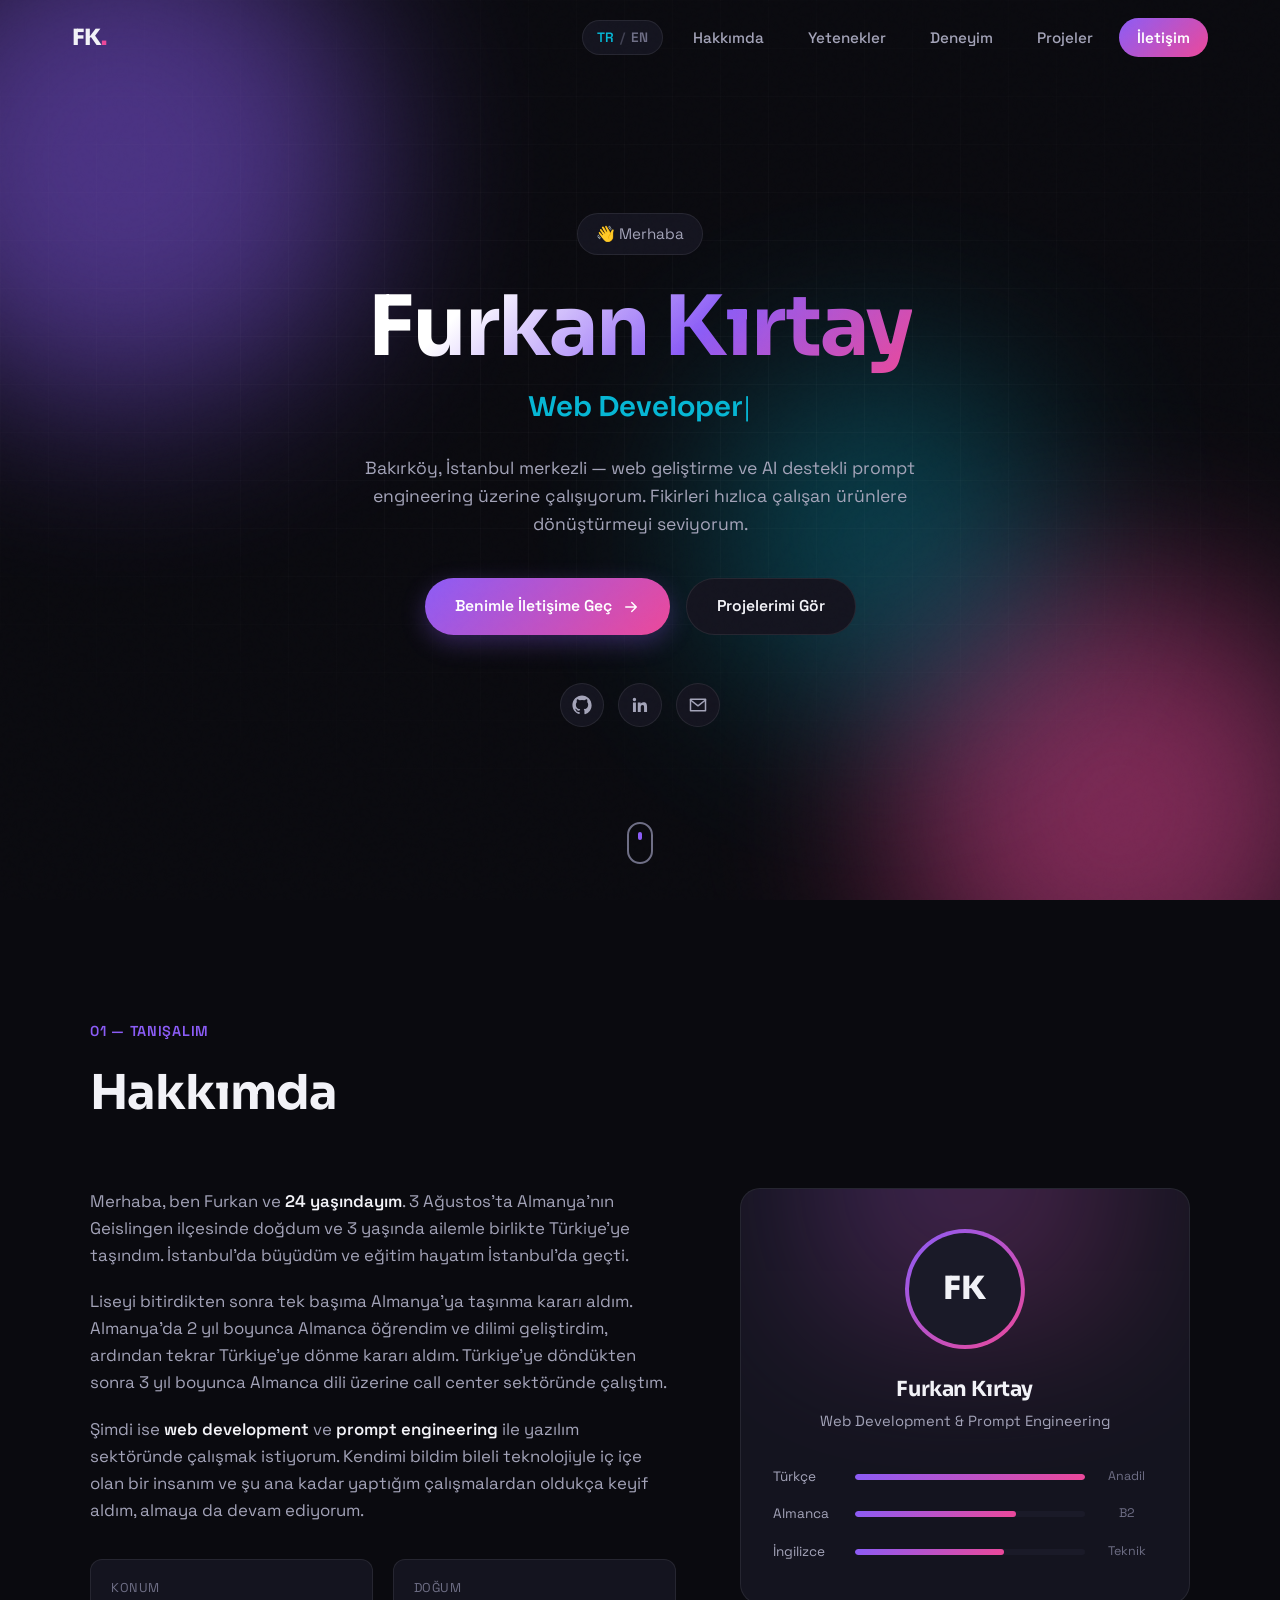
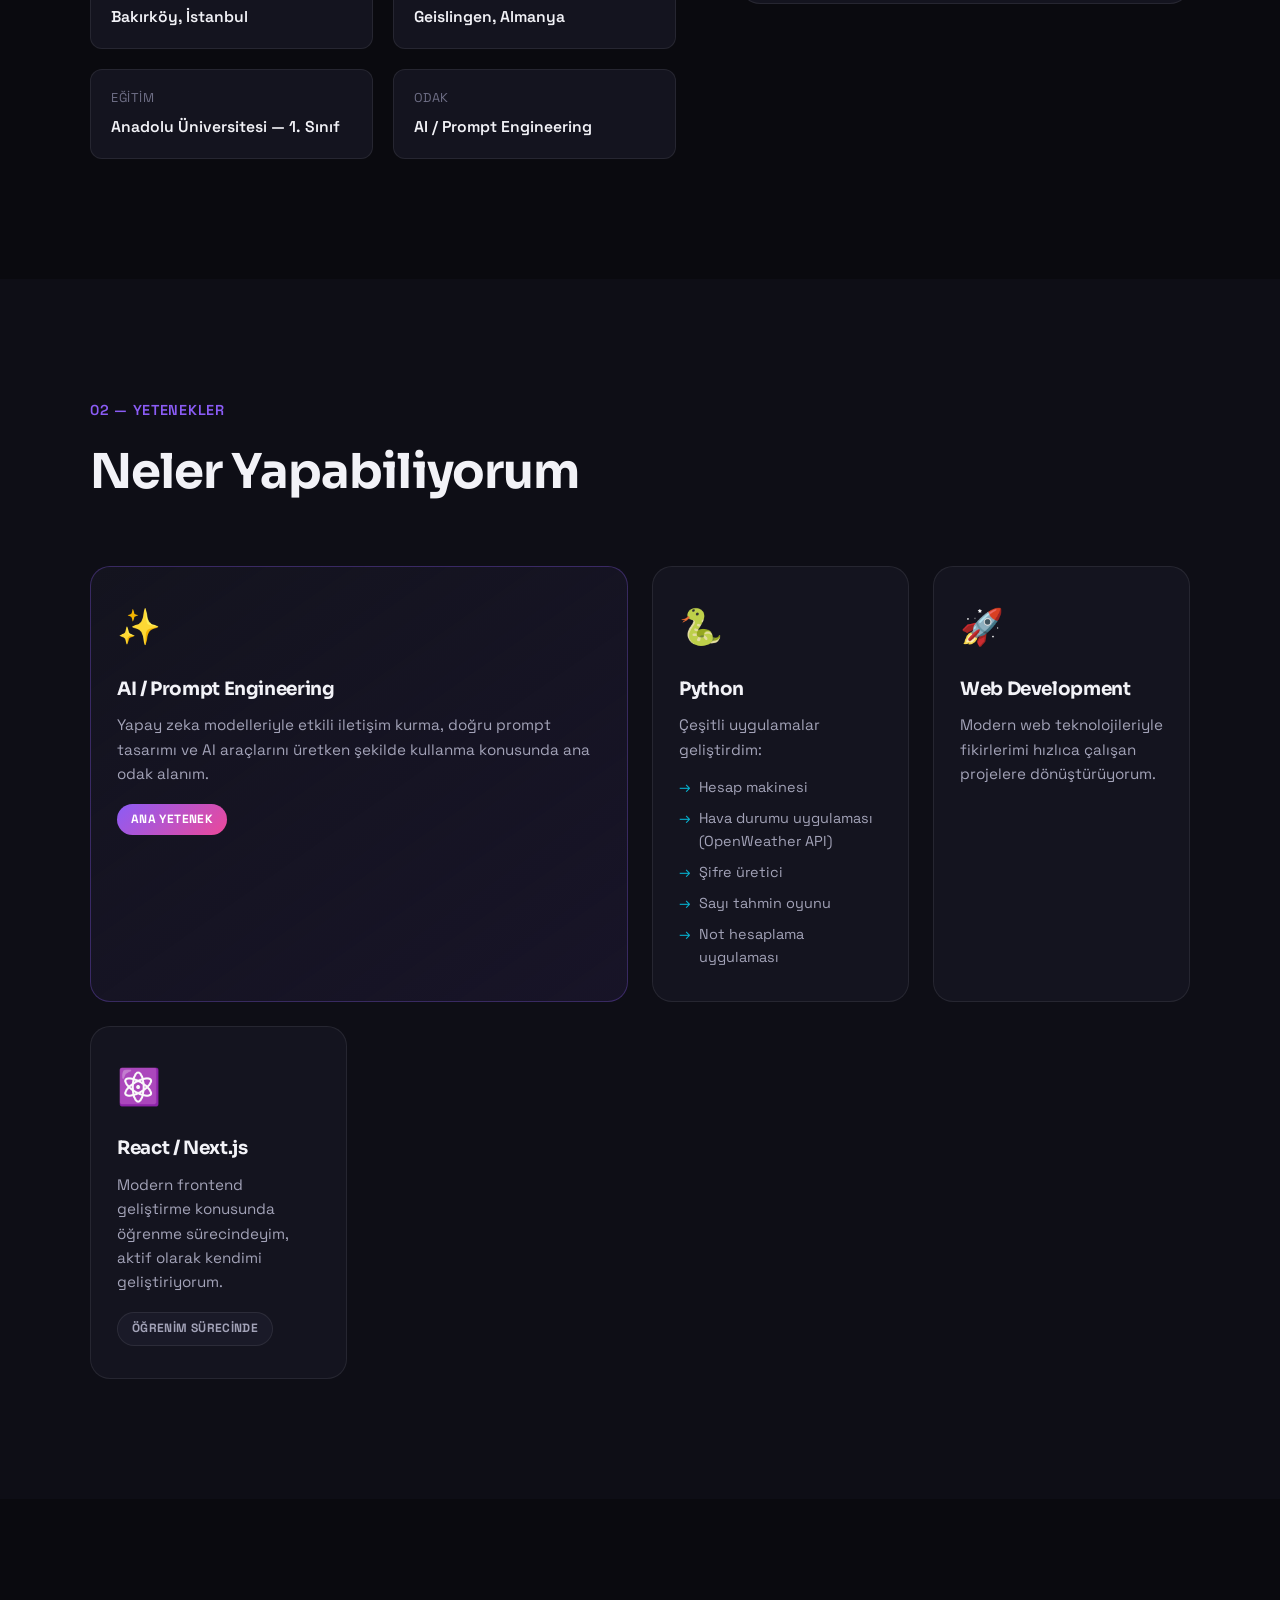
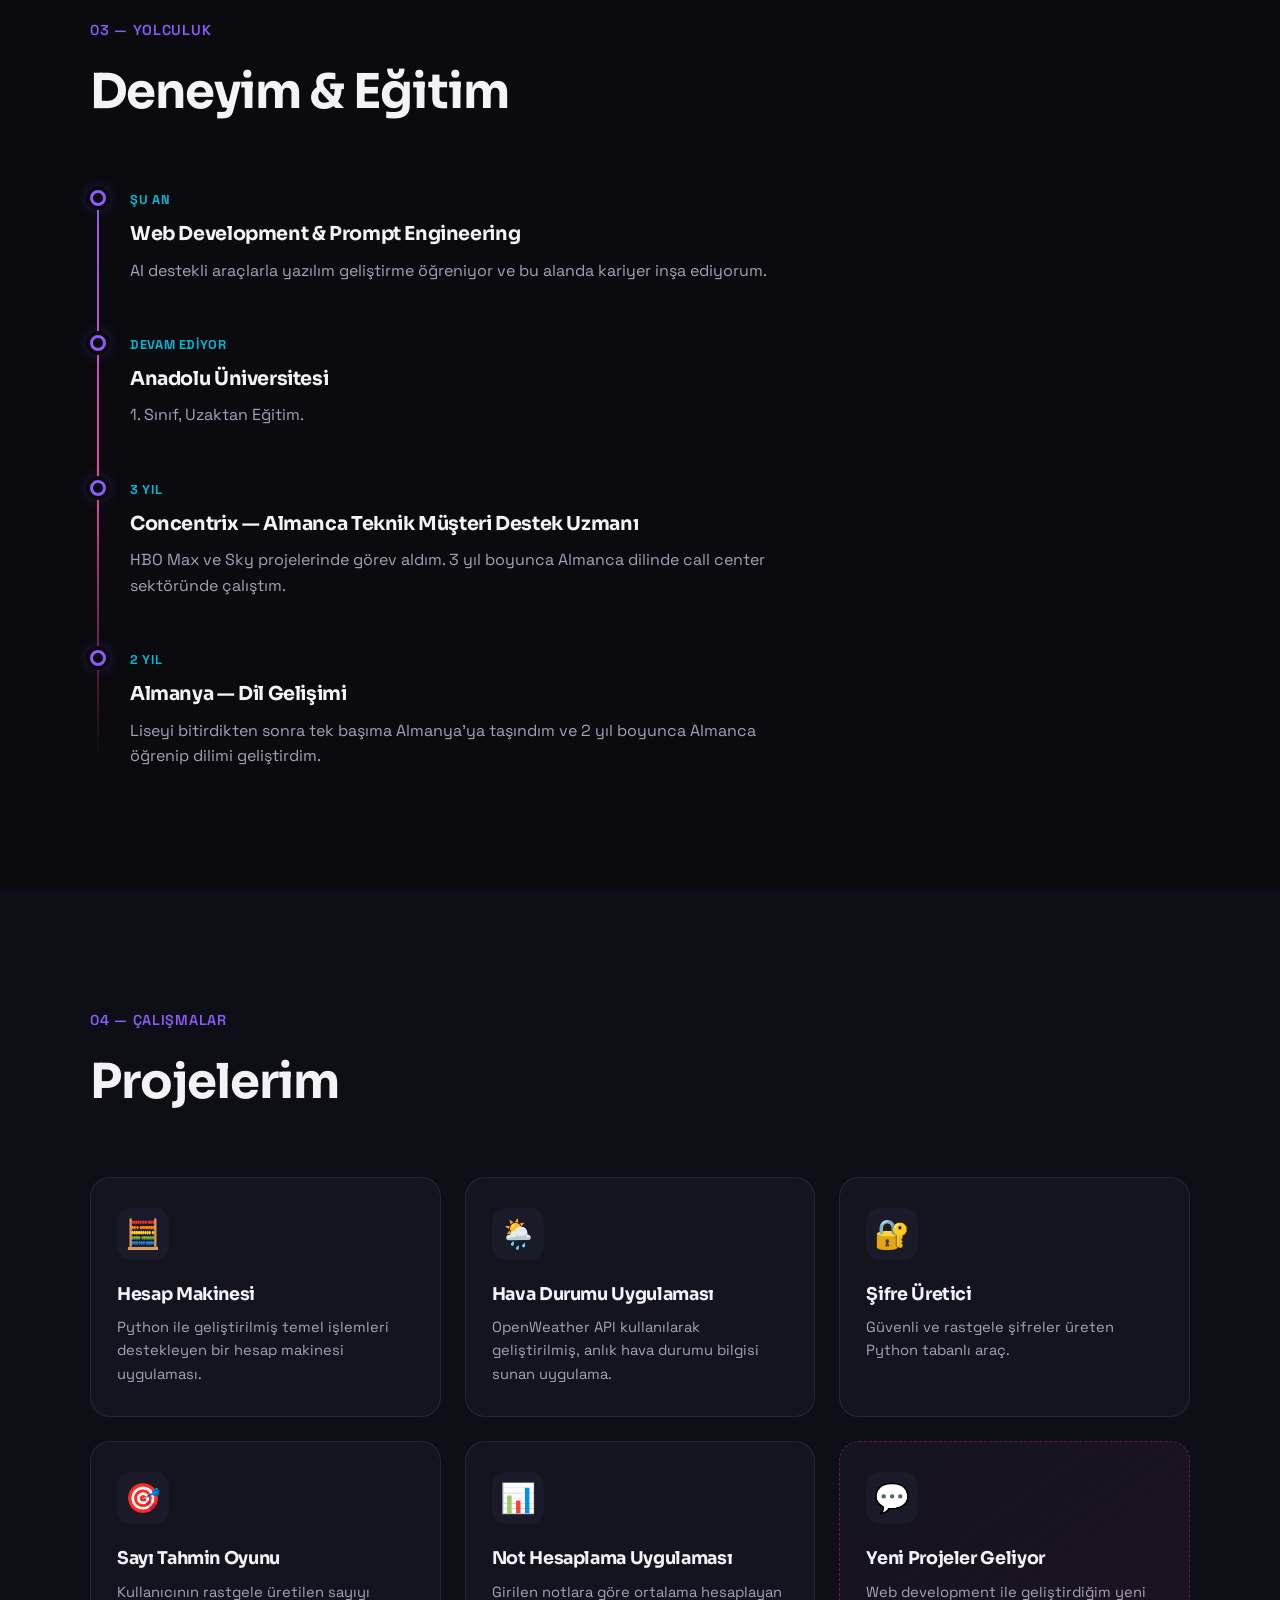
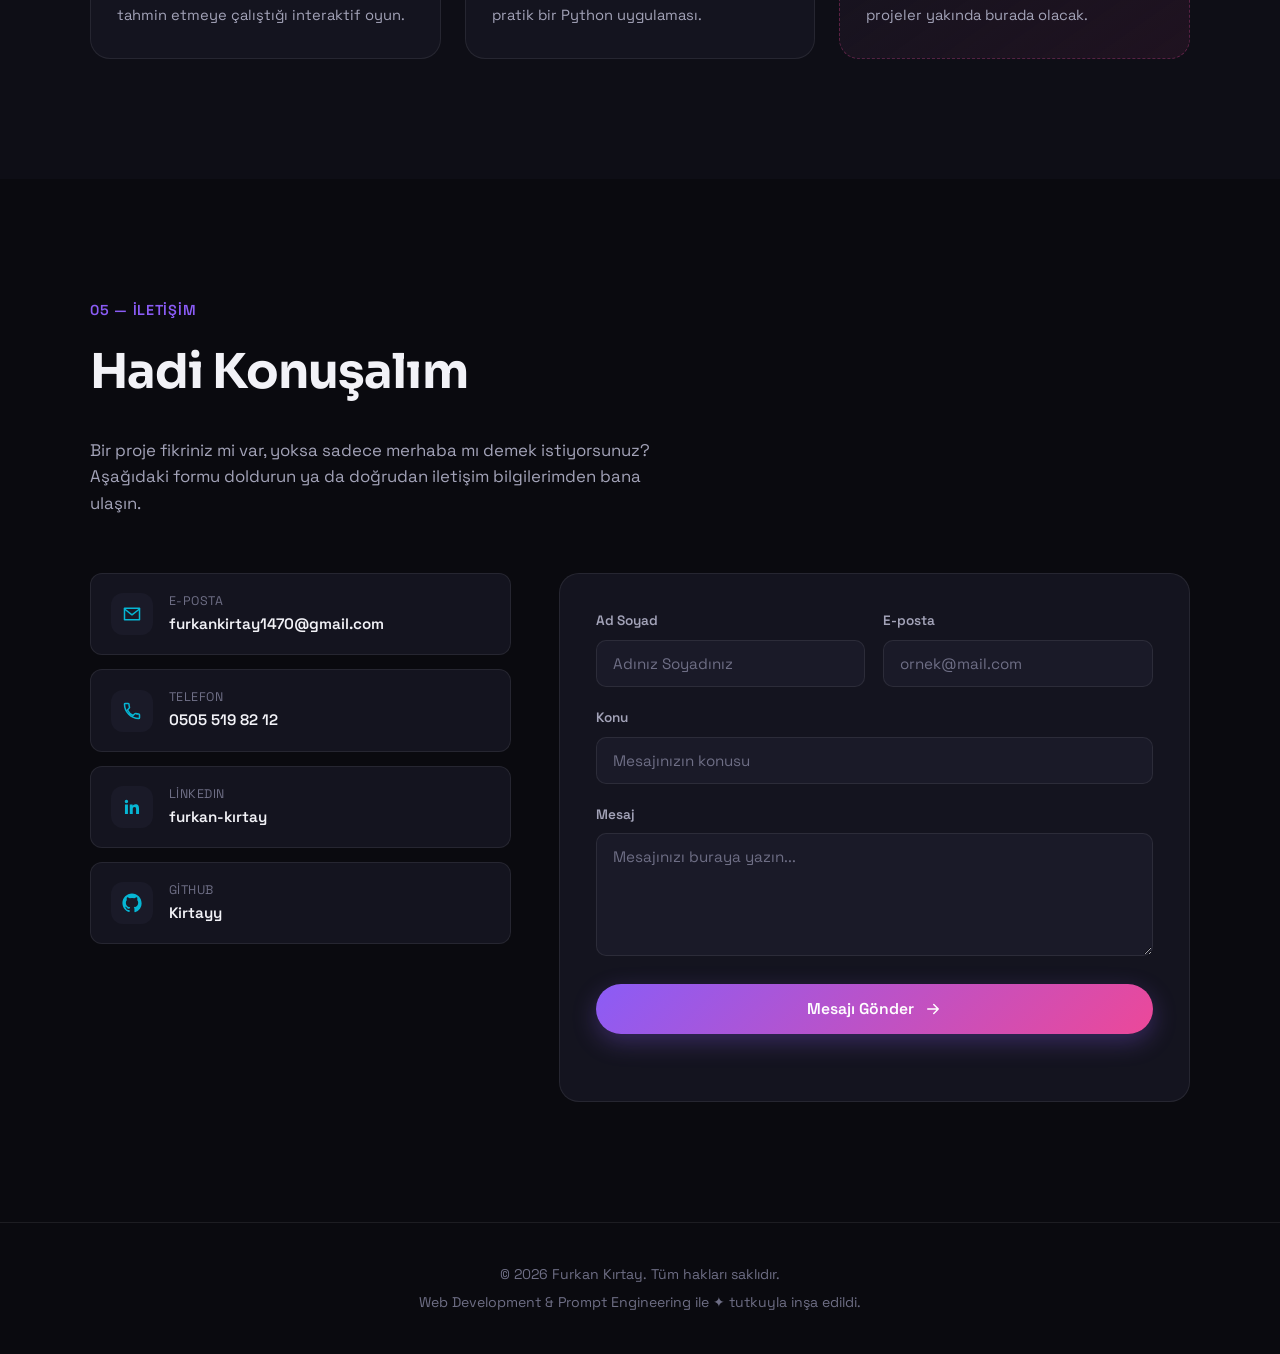
<file: index.html>
<!DOCTYPE html>
<html lang="tr">
<head>
<meta charset="UTF-8">
<meta name="viewport" content="width=device-width, initial-scale=1.0">
<title>Furkan Kırtay Portfolyo</title>
<meta name="description" content="Furkan Kırtay - Web Development ve Prompt Engineering ile yazılım geliştirme. Python projeleri, AI destekli geliştirme ve daha fazlası.">
<link rel="icon" href="data:image/svg+xml,<svg xmlns=%22http://www.w3.org/2000/svg%22 viewBox=%220 0 100 100%22><text y=%22.9em%22 font-size=%2290%22>💠</text></svg>">
<link rel="preconnect" href="https://fonts.googleapis.com">
<link rel="preconnect" href="https://fonts.gstatic.com" crossorigin>
<link href="https://fonts.googleapis.com/css2?family=Space+Grotesk:wght@400;500;600;700&family=Sora:wght@300;400;500;600;700;800&display=swap" rel="stylesheet">
<link rel="stylesheet" href="style.css">
</head>
<body>

<div class="noise-overlay"></div>

<!-- NAV -->
<nav id="navbar">
  <div class="nav-inner">
    <a href="#hero" class="nav-logo">FK<span class="dot">.</span></a>

    <div class="nav-right">
      <button class="lang-switch" id="langSwitch" aria-label="Dili değiştir / Switch language">
        <span class="lang-option" data-lang="tr">TR</span>
        <span class="lang-sep">/</span>
        <span class="lang-option" data-lang="en">EN</span>
      </button>

      <button class="nav-toggle" id="navToggle" aria-label="Menüyü aç/kapat" aria-expanded="false" aria-controls="navLinks">
        <span></span><span></span><span></span>
      </button>

      <ul class="nav-links" id="navLinks">
        <li><a href="#about" class="nav-link" data-i18n="nav.about">Hakkımda</a></li>
        <li><a href="#skills" class="nav-link" data-i18n="nav.skills">Yetenekler</a></li>
        <li><a href="#experience" class="nav-link" data-i18n="nav.experience">Deneyim</a></li>
        <li><a href="#projects" class="nav-link" data-i18n="nav.projects">Projeler</a></li>
        <li><a href="#contact" class="nav-link nav-cta" data-i18n="nav.contact">İletişim</a></li>
      </ul>
    </div>
  </div>
</nav>

<!-- HERO -->
<header id="hero">
  <div class="hero-bg">
    <div class="blob blob-1"></div>
    <div class="blob blob-2"></div>
    <div class="blob blob-3"></div>
    <div class="grid-overlay"></div>
  </div>

  <div class="hero-content">
    <p class="hero-eyebrow reveal" data-i18n="hero.eyebrow">👋 Merhaba</p>
    <h1 class="hero-title reveal">
      <span class="hero-name">Furkan Kırtay</span>
    </h1>
    <div class="hero-role reveal">
      <span class="typewriter" id="typewriter"></span><span class="cursor-blink">|</span>
    </div>
    <p class="hero-desc reveal" data-i18n="hero.desc">
      Bakırköy, İstanbul merkezli — web geliştirme ve AI destekli
      prompt engineering üzerine çalışıyorum. Fikirleri hızlıca çalışan ürünlere dönüştürmeyi seviyorum.
    </p>
    <div class="hero-actions reveal">
      <a href="#contact" class="btn btn-primary">
        <span data-i18n="hero.btnContact">Benimle İletişime Geç</span>
        <svg aria-hidden="true" width="18" height="18" viewBox="0 0 24 24" fill="none"><path d="M5 12h14M13 6l6 6-6 6" stroke="currentColor" stroke-width="2" stroke-linecap="round" stroke-linejoin="round"/></svg>
      </a>
      <a href="#projects" class="btn btn-ghost" data-i18n="hero.btnProjects">Projelerimi Gör</a>
    </div>
    <div class="hero-socials reveal">
      <a href="https://github.com/Kirtayy" target="_blank" rel="noopener noreferrer" aria-label="GitHub">
        <svg aria-hidden="true" width="20" height="20" viewBox="0 0 24 24" fill="currentColor"><path d="M12 .5C5.65.5.5 5.65.5 12c0 5.08 3.29 9.39 7.86 10.91.57.1.78-.25.78-.55 0-.27-.01-1.16-.02-2.11-3.2.7-3.88-1.36-3.88-1.36-.52-1.34-1.28-1.7-1.28-1.7-1.05-.72.08-.7.08-.7 1.16.08 1.77 1.19 1.77 1.19 1.03 1.77 2.7 1.26 3.36.96.1-.75.4-1.26.73-1.55-2.55-.29-5.24-1.28-5.24-5.69 0-1.26.45-2.29 1.19-3.09-.12-.29-.52-1.46.11-3.05 0 0 .97-.31 3.18 1.18a11.1 11.1 0 0 1 5.79 0c2.2-1.49 3.17-1.18 3.17-1.18.64 1.59.24 2.76.12 3.05.74.8 1.18 1.83 1.18 3.09 0 4.42-2.69 5.4-5.25 5.68.41.36.78 1.07.78 2.15 0 1.55-.01 2.8-.01 3.18 0 .3.2.66.79.55A10.52 10.52 0 0 0 23.5 12c0-6.35-5.15-11.5-11.5-11.5Z"/></svg>
      </a>
      <a href="https://www.linkedin.com/in/furkan-k%C4%B1rtay-741a04303/" target="_blank" rel="noopener noreferrer" aria-label="LinkedIn">
        <svg aria-hidden="true" width="20" height="20" viewBox="0 0 24 24" fill="currentColor"><path d="M20.45 20.45h-3.56v-5.57c0-1.33-.02-3.03-1.85-3.03-1.86 0-2.14 1.45-2.14 2.94v5.66H9.34V9h3.41v1.56h.05c.48-.9 1.64-1.85 3.38-1.85 3.6 0 4.27 2.37 4.27 5.46v6.28ZM5.34 7.43a2.07 2.07 0 1 1 0-4.14 2.07 2.07 0 0 1 0 4.14ZM7.12 20.45H3.56V9h3.56v11.45Z"/></svg>
      </a>
      <a href="mailto:furkankirtay1470@gmail.com" aria-label="E-posta">
        <svg aria-hidden="true" width="20" height="20" viewBox="0 0 24 24" fill="none"><path d="M3 5h18v14H3V5Z" stroke="currentColor" stroke-width="1.8" stroke-linejoin="round"/><path d="m3 6 9 7 9-7" stroke="currentColor" stroke-width="1.8" stroke-linecap="round" stroke-linejoin="round"/></svg>
      </a>
    </div>
  </div>

  <a href="#about" class="scroll-indicator" aria-label="Aşağı kaydır">
    <span></span>
  </a>
</header>

<main>

  <!-- ABOUT -->
  <section id="about" class="section">
    <div class="section-inner">
      <p class="section-tag reveal" data-i18n="about.tag">01 — Tanışalım</p>
      <h2 class="section-title reveal" data-i18n="about.title">Hakkımda</h2>

      <div class="about-grid">
        <div class="about-text reveal">
          <p data-i18n="about.p1" data-i18n-html="true">
            Merhaba, ben Furkan ve <strong>24 yaşındayım</strong>. 3 Ağustos'ta Almanya'nın Geislingen
            ilçesinde doğdum ve 3 yaşında ailemle birlikte Türkiye'ye taşındım. İstanbul'da büyüdüm
            ve eğitim hayatım İstanbul'da geçti.
          </p>
          <p data-i18n="about.p2">
            Liseyi bitirdikten sonra tek başıma Almanya'ya taşınma kararı aldım. Almanya'da 2 yıl boyunca
            Almanca öğrendim ve dilimi geliştirdim, ardından tekrar Türkiye'ye dönme kararı aldım.
            Türkiye'ye döndükten sonra 3 yıl boyunca Almanca dili üzerine call center sektöründe çalıştım.
          </p>
          <p data-i18n="about.p3" data-i18n-html="true">
            Şimdi ise <strong>web development</strong> ve <strong>prompt engineering</strong> ile yazılım
            sektöründe çalışmak istiyorum. Kendimi bildim bileli teknolojiyle iç içe olan bir insanım
            ve şu ana kadar yaptığım çalışmalardan oldukça keyif aldım, almaya da devam ediyorum.
          </p>

          <div class="about-facts">
            <div class="fact">
              <span class="fact-label" data-i18n="about.fact.location">Konum</span>
              <span class="fact-value">Bakırköy, İstanbul</span>
            </div>
            <div class="fact">
              <span class="fact-label" data-i18n="about.fact.born">Doğum</span>
              <span class="fact-value" data-i18n="about.fact.born.value">Geislingen, Almanya</span>
            </div>
            <div class="fact">
              <span class="fact-label" data-i18n="about.fact.education">Eğitim</span>
              <span class="fact-value" data-i18n="about.fact.education.value">Anadolu Üniversitesi — 1. Sınıf</span>
            </div>
            <div class="fact">
              <span class="fact-label" data-i18n="about.fact.focus">Odak</span>
              <span class="fact-value">AI / Prompt Engineering</span>
            </div>
          </div>
        </div>

        <div class="about-card reveal">
          <div class="card-glow"></div>
          <div class="avatar-ring">
            <div class="avatar-inner">FK</div>
          </div>
          <h3>Furkan Kırtay</h3>
          <p class="card-role">Web Development &amp; Prompt Engineering</p>
          <div class="lang-bars">
            <div class="lang-row">
              <span data-i18n="about.lang.tr">Türkçe</span>
              <div class="bar"><div class="bar-fill" style="--pct:100%"></div></div>
              <span class="lang-level" data-i18n="about.lang.tr.level">Anadil</span>
            </div>
            <div class="lang-row">
              <span data-i18n="about.lang.de">Almanca</span>
              <div class="bar"><div class="bar-fill" style="--pct:70%"></div></div>
              <span class="lang-level">B2</span>
            </div>
            <div class="lang-row">
              <span data-i18n="about.lang.en">İngilizce</span>
              <div class="bar"><div class="bar-fill" style="--pct:65%"></div></div>
              <span class="lang-level" data-i18n="about.lang.en.level">Teknik</span>
            </div>
          </div>
        </div>
      </div>
    </div>
  </section>

  <!-- SKILLS -->
  <section id="skills" class="section section-alt">
    <div class="section-inner">
      <p class="section-tag reveal" data-i18n="skills.tag">02 — Yetenekler</p>
      <h2 class="section-title reveal" data-i18n="skills.title">Neler Yapabiliyorum</h2>

      <div class="skills-grid">
        <div class="skill-card reveal featured">
          <div class="skill-icon">✨</div>
          <h3>AI / Prompt Engineering</h3>
          <p data-i18n="skills.ai.desc">Yapay zeka modelleriyle etkili iletişim kurma, doğru prompt tasarımı ve AI araçlarını
             üretken şekilde kullanma konusunda ana odak alanım.</p>
          <span class="skill-badge" data-i18n="skills.ai.badge">Ana Yetenek</span>
        </div>

        <div class="skill-card reveal">
          <div class="skill-icon">🐍</div>
          <h3>Python</h3>
          <p data-i18n="skills.python.intro">Çeşitli uygulamalar geliştirdim:</p>
          <ul class="skill-list">
            <li data-i18n="skills.python.li1">Hesap makinesi</li>
            <li data-i18n="skills.python.li2">Hava durumu uygulaması (OpenWeather API)</li>
            <li data-i18n="skills.python.li3">Şifre üretici</li>
            <li data-i18n="skills.python.li4">Sayı tahmin oyunu</li>
            <li data-i18n="skills.python.li5">Not hesaplama uygulaması</li>
          </ul>
        </div>

        <div class="skill-card reveal">
          <div class="skill-icon">🚀</div>
          <h3>Web Development</h3>
          <p data-i18n="skills.vibe.desc">Modern web teknolojileriyle fikirlerimi hızlıca
             çalışan projelere dönüştürüyorum.</p>
        </div>

        <div class="skill-card reveal">
          <div class="skill-icon">⚛️</div>
          <h3>React / Next.js</h3>
          <p data-i18n="skills.react.desc">Modern frontend geliştirme konusunda öğrenme sürecindeyim, aktif olarak
             kendimi geliştiriyorum.</p>
          <span class="skill-badge skill-badge-alt" data-i18n="skills.react.badge">Öğrenim Sürecinde</span>
        </div>
      </div>
    </div>
  </section>

  <!-- EXPERIENCE -->
  <section id="experience" class="section">
    <div class="section-inner">
      <p class="section-tag reveal" data-i18n="experience.tag">03 — Yolculuk</p>
      <h2 class="section-title reveal" data-i18n="experience.title">Deneyim &amp; Eğitim</h2>

      <div class="timeline">
        <div class="timeline-item reveal">
          <div class="timeline-dot"></div>
          <div class="timeline-content">
            <span class="timeline-date" data-i18n="exp.item1.date">Şu an</span>
            <h3 data-i18n="exp.item1.title">Web Development &amp; Prompt Engineering</h3>
            <p data-i18n="exp.item1.desc">AI destekli araçlarla yazılım geliştirme öğreniyor ve bu alanda kariyer inşa ediyorum.</p>
          </div>
        </div>

        <div class="timeline-item reveal">
          <div class="timeline-dot"></div>
          <div class="timeline-content">
            <span class="timeline-date" data-i18n="exp.item2.date">Devam ediyor</span>
            <h3>Anadolu Üniversitesi</h3>
            <p data-i18n="exp.item2.desc">1. Sınıf, Uzaktan Eğitim.</p>
          </div>
        </div>

        <div class="timeline-item reveal">
          <div class="timeline-dot"></div>
          <div class="timeline-content">
            <span class="timeline-date" data-i18n="exp.item3.date">3 Yıl</span>
            <h3 data-i18n="exp.item3.title">Concentrix — Almanca Teknik Müşteri Destek Uzmanı</h3>
            <p data-i18n="exp.item3.desc">HBO Max ve Sky projelerinde görev aldım. 3 yıl boyunca Almanca dilinde call center
               sektöründe çalıştım.</p>
          </div>
        </div>

        <div class="timeline-item reveal">
          <div class="timeline-dot"></div>
          <div class="timeline-content">
            <span class="timeline-date" data-i18n="exp.item4.date">2 Yıl</span>
            <h3 data-i18n="exp.item4.title">Almanya — Dil Gelişimi</h3>
            <p data-i18n="exp.item4.desc">Liseyi bitirdikten sonra tek başıma Almanya'ya taşındım ve 2 yıl boyunca
               Almanca öğrenip dilimi geliştirdim.</p>
          </div>
        </div>
      </div>
    </div>
  </section>

  <!-- PROJECTS -->
  <section id="projects" class="section section-alt">
    <div class="section-inner">
      <p class="section-tag reveal" data-i18n="projects.tag">04 — Çalışmalar</p>
      <h2 class="section-title reveal" data-i18n="projects.title">Projelerim</h2>

      <div class="projects-grid">
        <div class="project-card reveal">
          <div class="project-icon">🧮</div>
          <h3 data-i18n="proj1.title">Hesap Makinesi</h3>
          <p data-i18n="proj1.desc">Python ile geliştirilmiş temel işlemleri destekleyen bir hesap makinesi uygulaması.</p>
        </div>
        <div class="project-card reveal">
          <div class="project-icon">🌦️</div>
          <h3 data-i18n="proj2.title">Hava Durumu Uygulaması</h3>
          <p data-i18n="proj2.desc">OpenWeather API kullanılarak geliştirilmiş, anlık hava durumu bilgisi sunan uygulama.</p>
        </div>
        <div class="project-card reveal">
          <div class="project-icon">🔐</div>
          <h3 data-i18n="proj3.title">Şifre Üretici</h3>
          <p data-i18n="proj3.desc">Güvenli ve rastgele şifreler üreten Python tabanlı araç.</p>
        </div>
        <div class="project-card reveal">
          <div class="project-icon">🎯</div>
          <h3 data-i18n="proj4.title">Sayı Tahmin Oyunu</h3>
          <p data-i18n="proj4.desc">Kullanıcının rastgele üretilen sayıyı tahmin etmeye çalıştığı interaktif oyun.</p>
        </div>
        <div class="project-card reveal">
          <div class="project-icon">📊</div>
          <h3 data-i18n="proj5.title">Not Hesaplama Uygulaması</h3>
          <p data-i18n="proj5.desc">Girilen notlara göre ortalama hesaplayan pratik bir Python uygulaması.</p>
        </div>
        <div class="project-card reveal project-card-cta">
          <div class="project-icon">💬</div>
          <h3 data-i18n="proj6.title">Yeni Projeler Geliyor</h3>
          <p data-i18n="proj6.desc">Web development ile geliştirdiğim yeni projeler yakında burada olacak.</p>
        </div>
      </div>
    </div>
  </section>

  <!-- CONTACT -->
  <section id="contact" class="section">
    <div class="section-inner">
      <p class="section-tag reveal" data-i18n="contact.tag">05 — İletişim</p>
      <h2 class="section-title reveal" data-i18n="contact.title">Hadi Konuşalım</h2>
      <p class="contact-lead reveal" data-i18n="contact.lead">
        Bir proje fikriniz mi var, yoksa sadece merhaba mı demek istiyorsunuz? Aşağıdaki formu
        doldurun ya da doğrudan iletişim bilgilerimden bana ulaşın.
      </p>

      <div class="contact-grid">
        <div class="contact-info reveal">
          <a class="contact-item" href="mailto:furkankirtay1470@gmail.com">
            <div class="contact-item-icon">
              <svg aria-hidden="true" width="20" height="20" viewBox="0 0 24 24" fill="none"><path d="M3 5h18v14H3V5Z" stroke="currentColor" stroke-width="1.8" stroke-linejoin="round"/><path d="m3 6 9 7 9-7" stroke="currentColor" stroke-width="1.8" stroke-linecap="round" stroke-linejoin="round"/></svg>
            </div>
            <div>
              <span class="contact-item-label" data-i18n="contact.item.email">E-posta</span>
              <span class="contact-item-value">furkankirtay1470@gmail.com</span>
            </div>
          </a>
          <a class="contact-item" href="tel:+905055198212">
            <div class="contact-item-icon">
              <svg aria-hidden="true" width="20" height="20" viewBox="0 0 24 24" fill="none"><path d="M6.6 10.8c1.4 2.8 3.8 5.2 6.6 6.6l2.2-2.2c.3-.3.7-.4 1-.2 1.1.4 2.3.6 3.6.6.6 0 1 .4 1 1V20c0 .6-.4 1-1 1C10.9 21 3 13.1 3 3.9c0-.6.4-1 1-1h3.4c.6 0 1 .4 1 1 0 1.2.2 2.4.6 3.6.1.3 0 .7-.3 1L6.6 10.8Z" stroke="currentColor" stroke-width="1.8" stroke-linejoin="round"/></svg>
            </div>
            <div>
              <span class="contact-item-label" data-i18n="contact.item.phone">Telefon</span>
              <span class="contact-item-value">0505 519 82 12</span>
            </div>
          </a>
          <a class="contact-item" href="https://www.linkedin.com/in/furkan-k%C4%B1rtay-741a04303/" target="_blank" rel="noopener noreferrer">
            <div class="contact-item-icon">
              <svg aria-hidden="true" width="20" height="20" viewBox="0 0 24 24" fill="currentColor"><path d="M20.45 20.45h-3.56v-5.57c0-1.33-.02-3.03-1.85-3.03-1.86 0-2.14 1.45-2.14 2.94v5.66H9.34V9h3.41v1.56h.05c.48-.9 1.64-1.85 3.38-1.85 3.6 0 4.27 2.37 4.27 5.46v6.28ZM5.34 7.43a2.07 2.07 0 1 1 0-4.14 2.07 2.07 0 0 1 0 4.14ZM7.12 20.45H3.56V9h3.56v11.45Z"/></svg>
            </div>
            <div>
              <span class="contact-item-label">LinkedIn</span>
              <span class="contact-item-value">furkan-kırtay</span>
            </div>
          </a>
          <a class="contact-item" href="https://github.com/Kirtayy" target="_blank" rel="noopener noreferrer">
            <div class="contact-item-icon">
              <svg aria-hidden="true" width="20" height="20" viewBox="0 0 24 24" fill="currentColor"><path d="M12 .5C5.65.5.5 5.65.5 12c0 5.08 3.29 9.39 7.86 10.91.57.1.78-.25.78-.55 0-.27-.01-1.16-.02-2.11-3.2.7-3.88-1.36-3.88-1.36-.52-1.34-1.28-1.7-1.28-1.7-1.05-.72.08-.7.08-.7 1.16.08 1.77 1.19 1.77 1.19 1.03 1.77 2.7 1.26 3.36.96.1-.75.4-1.26.73-1.55-2.55-.29-5.24-1.28-5.24-5.69 0-1.26.45-2.29 1.19-3.09-.12-.29-.52-1.46.11-3.05 0 0 .97-.31 3.18 1.18a11.1 11.1 0 0 1 5.79 0c2.2-1.49 3.17-1.18 3.17-1.18.64 1.59.24 2.76.12 3.05.74.8 1.18 1.83 1.18 3.09 0 4.42-2.69 5.4-5.25 5.68.41.36.78 1.07.78 2.15 0 1.55-.01 2.8-.01 3.18 0 .3.2.66.79.55A10.52 10.52 0 0 0 23.5 12c0-6.35-5.15-11.5-11.5-11.5Z"/></svg>
            </div>
            <div>
              <span class="contact-item-label">GitHub</span>
              <span class="contact-item-value">Kirtayy</span>
            </div>
          </a>
        </div>

        <form class="contact-form reveal" id="contactForm" action="https://formspree.io/f/yourFormId" method="POST">
          <div class="form-row">
            <div class="form-group">
              <label for="name" data-i18n="form.name.label">Ad Soyad</label>
              <input type="text" id="name" name="name" required data-i18n-placeholder="form.name.placeholder" placeholder="Adınız Soyadınız">
            </div>
            <div class="form-group">
              <label for="email" data-i18n="form.email.label">E-posta</label>
              <input type="email" id="email" name="email" required placeholder="ornek@mail.com">
            </div>
          </div>
          <div class="form-group">
            <label for="subject" data-i18n="form.subject.label">Konu</label>
            <input type="text" id="subject" name="subject" required data-i18n-placeholder="form.subject.placeholder" placeholder="Mesajınızın konusu">
          </div>
          <div class="form-group">
            <label for="message" data-i18n="form.message.label">Mesaj</label>
            <textarea id="message" name="message" rows="5" required data-i18n-placeholder="form.message.placeholder" placeholder="Mesajınızı buraya yazın..."></textarea>
          </div>
          <button type="submit" class="btn btn-primary btn-full">
            <span id="submitText" data-i18n="form.submit">Mesajı Gönder</span>
            <svg aria-hidden="true" width="18" height="18" viewBox="0 0 24 24" fill="none"><path d="M5 12h14M13 6l6 6-6 6" stroke="currentColor" stroke-width="2" stroke-linecap="round" stroke-linejoin="round"/></svg>
          </button>
          <p class="form-note" id="formNote" aria-live="polite"></p>
        </form>
      </div>
    </div>
  </section>

</main>

<footer>
  <div class="footer-inner">
    <p><span>©</span> <span id="year"></span> Furkan Kırtay. <span data-i18n="footer.rights">Tüm hakları saklıdır.</span></p>
    <p class="footer-made" data-i18n="footer.made">Web Development &amp; Prompt Engineering ile ✦ tutkuyla inşa edildi.</p>
  </div>
</footer>

<script src="script.js"></script>
</body>
</html>
</file>
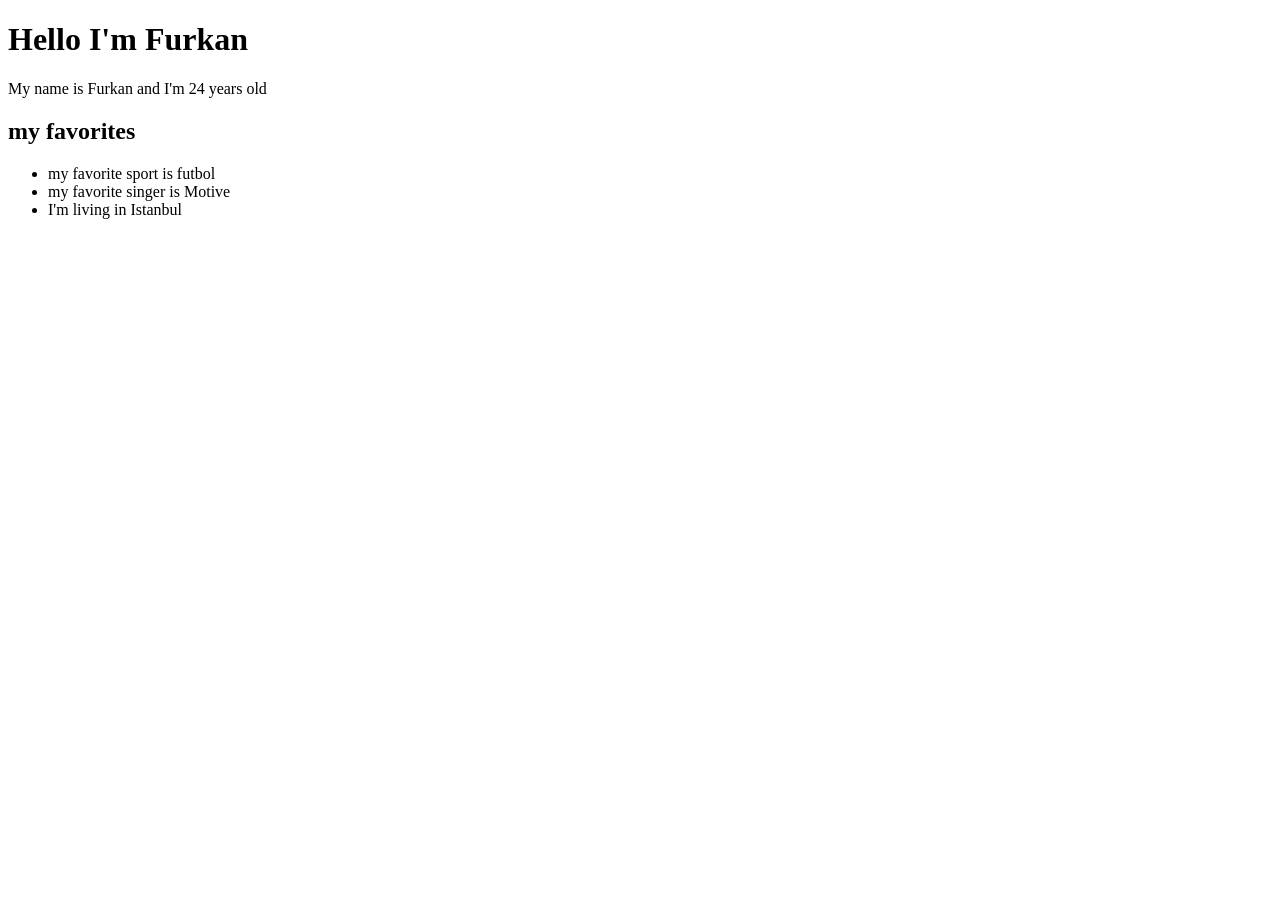
<file: myself/index.html>
<!DOCTYPE html>
<html lang="en">
<head>
    <meta charset="UTF-8">
    <title>Hi:D</title>
</head>
<body>
    <h1>Hello I'm Furkan</h1>
    <p>My name is Furkan and I'm 24 years old</p>

    <div>
        <h2>my favorites</h2>
        <ul>
            <li>my favorite sport is futbol</li>
            <li>my favorite singer is Motive</li>
            <li>I'm living in Istanbul</li>
        </ul>
    </div>
</body>
</html>
</file>
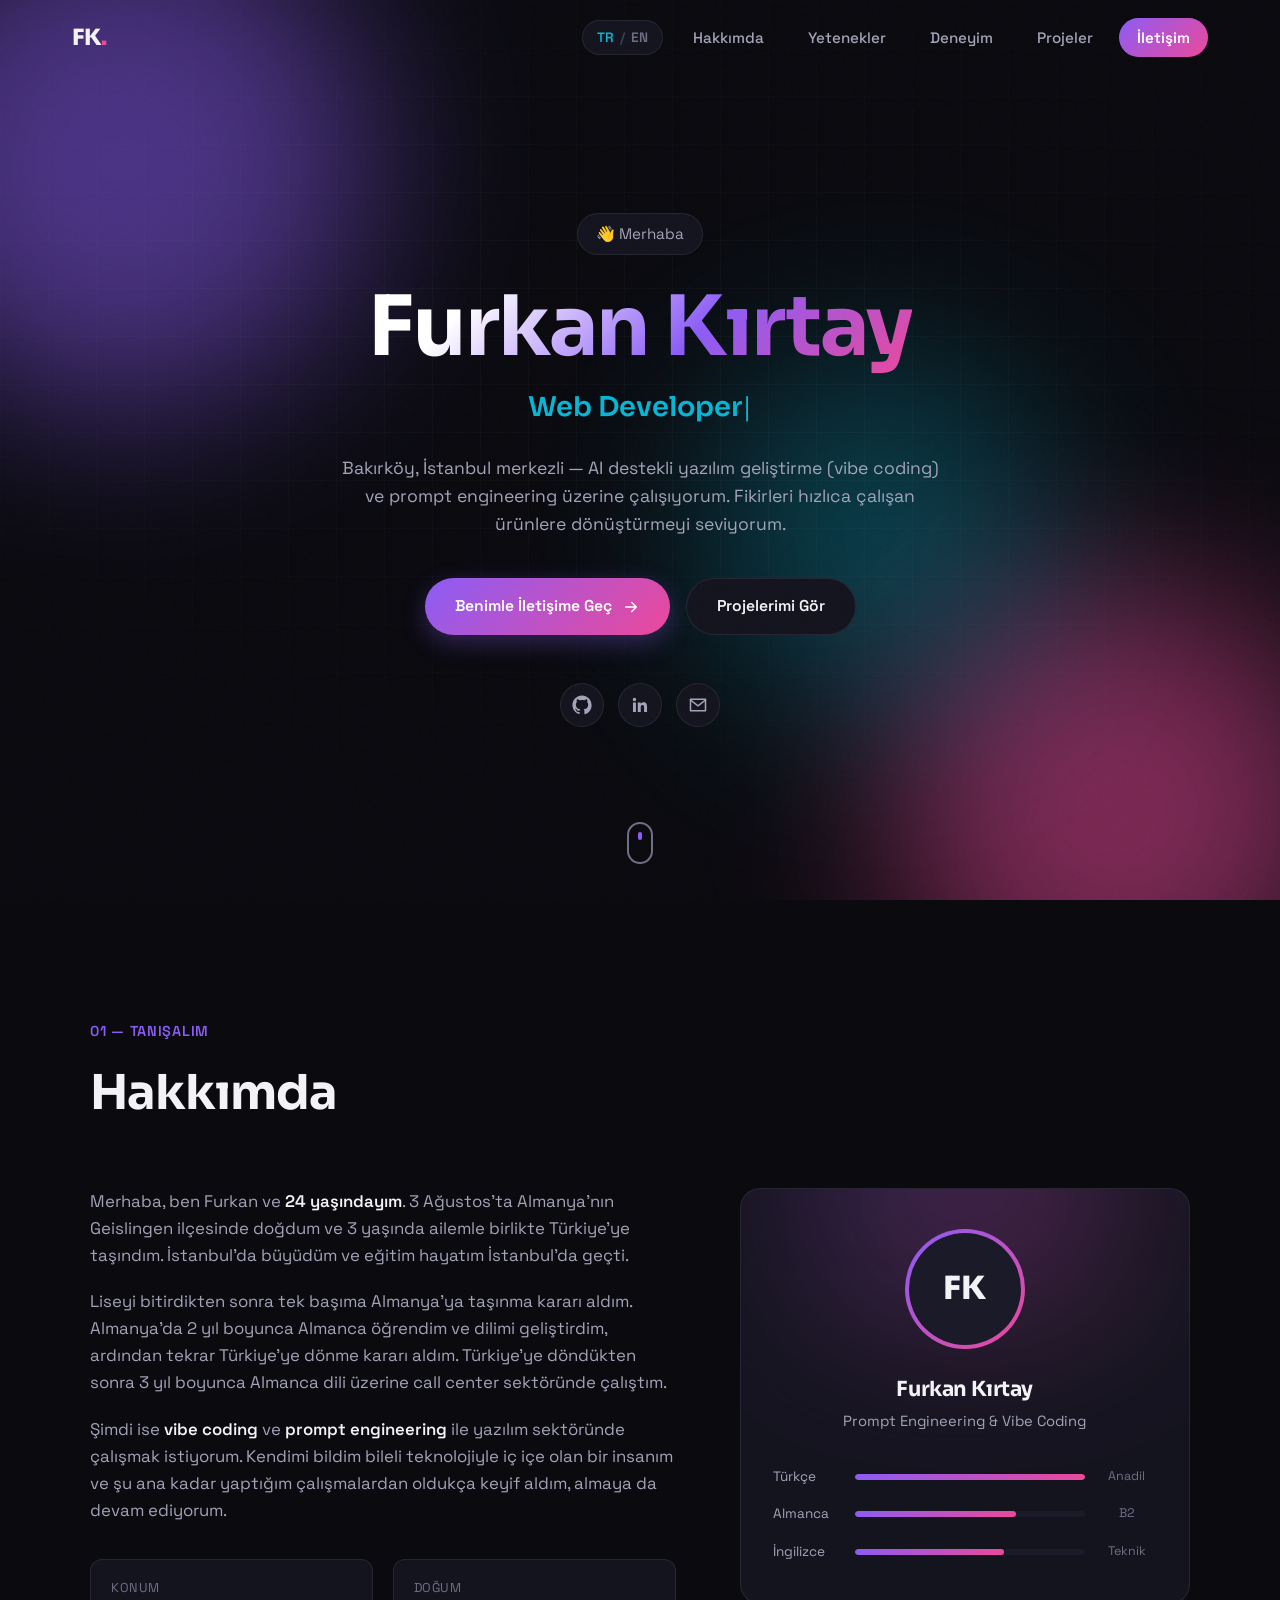
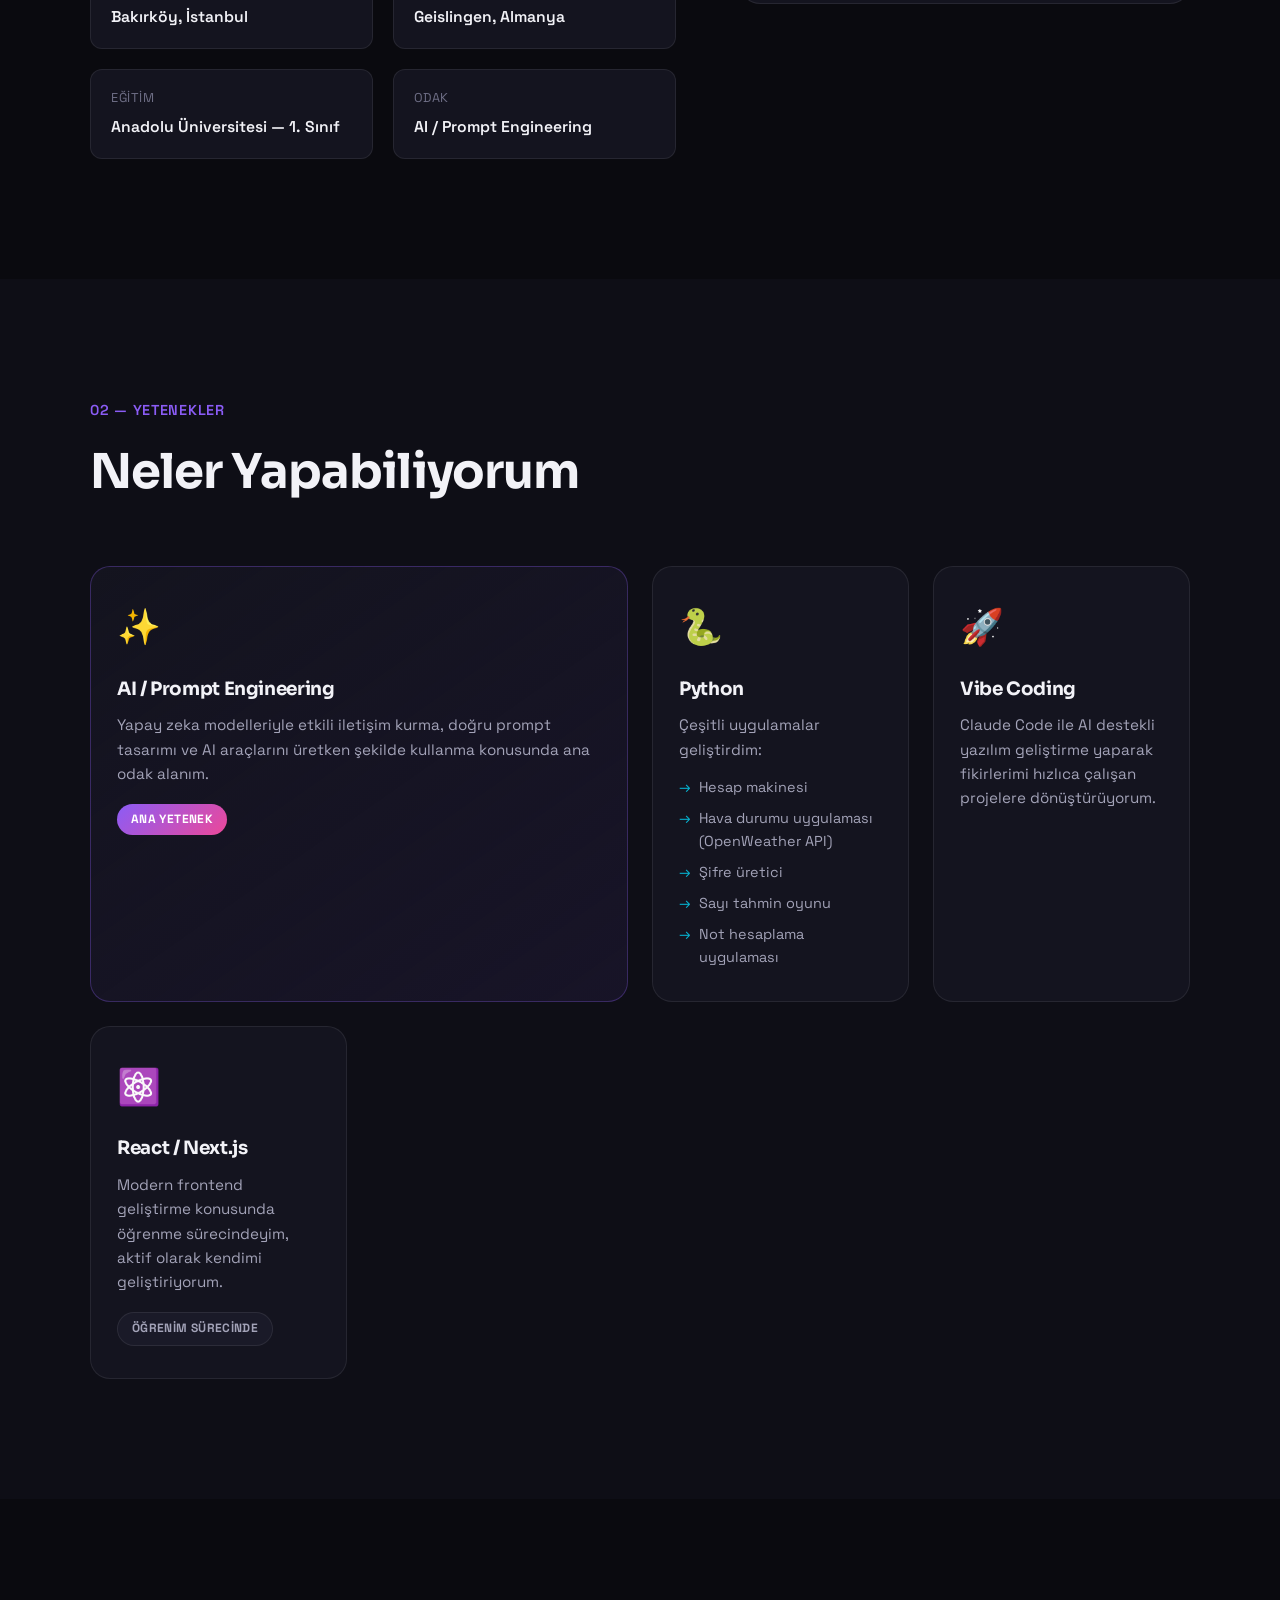
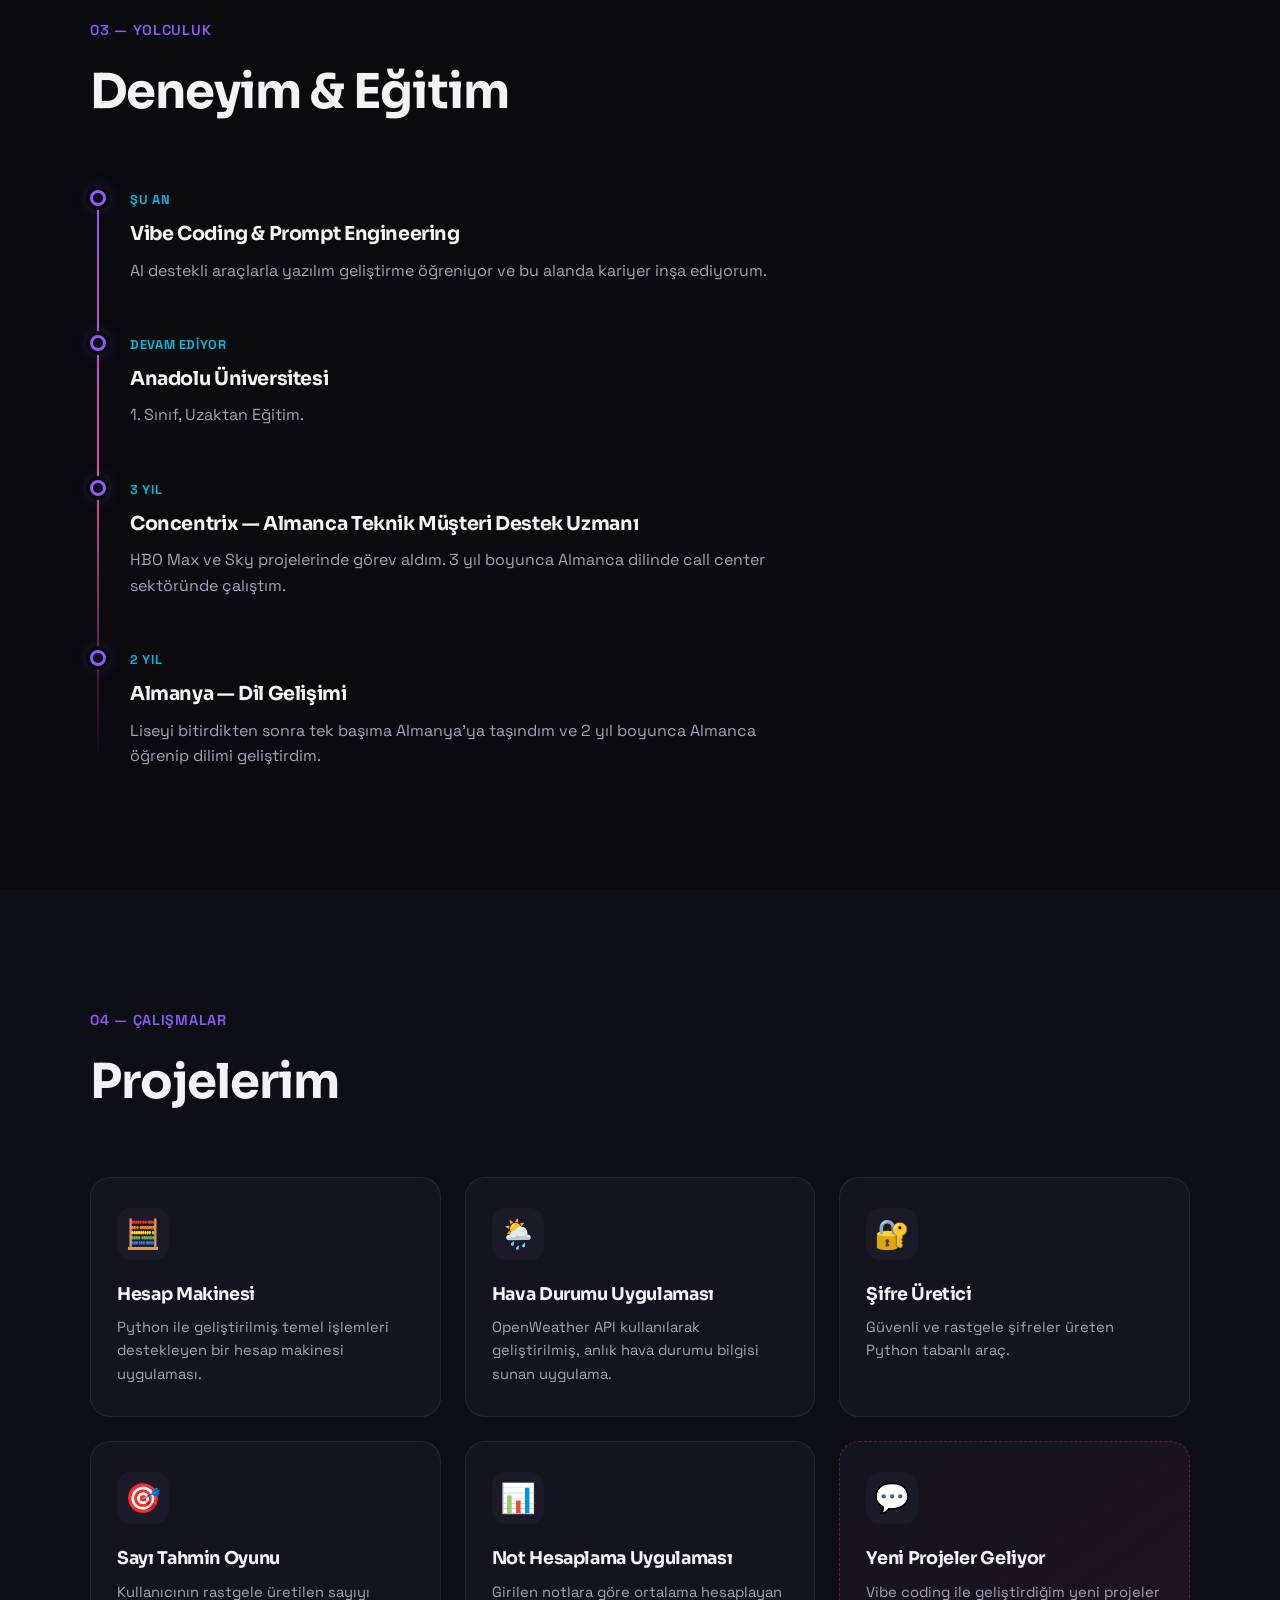
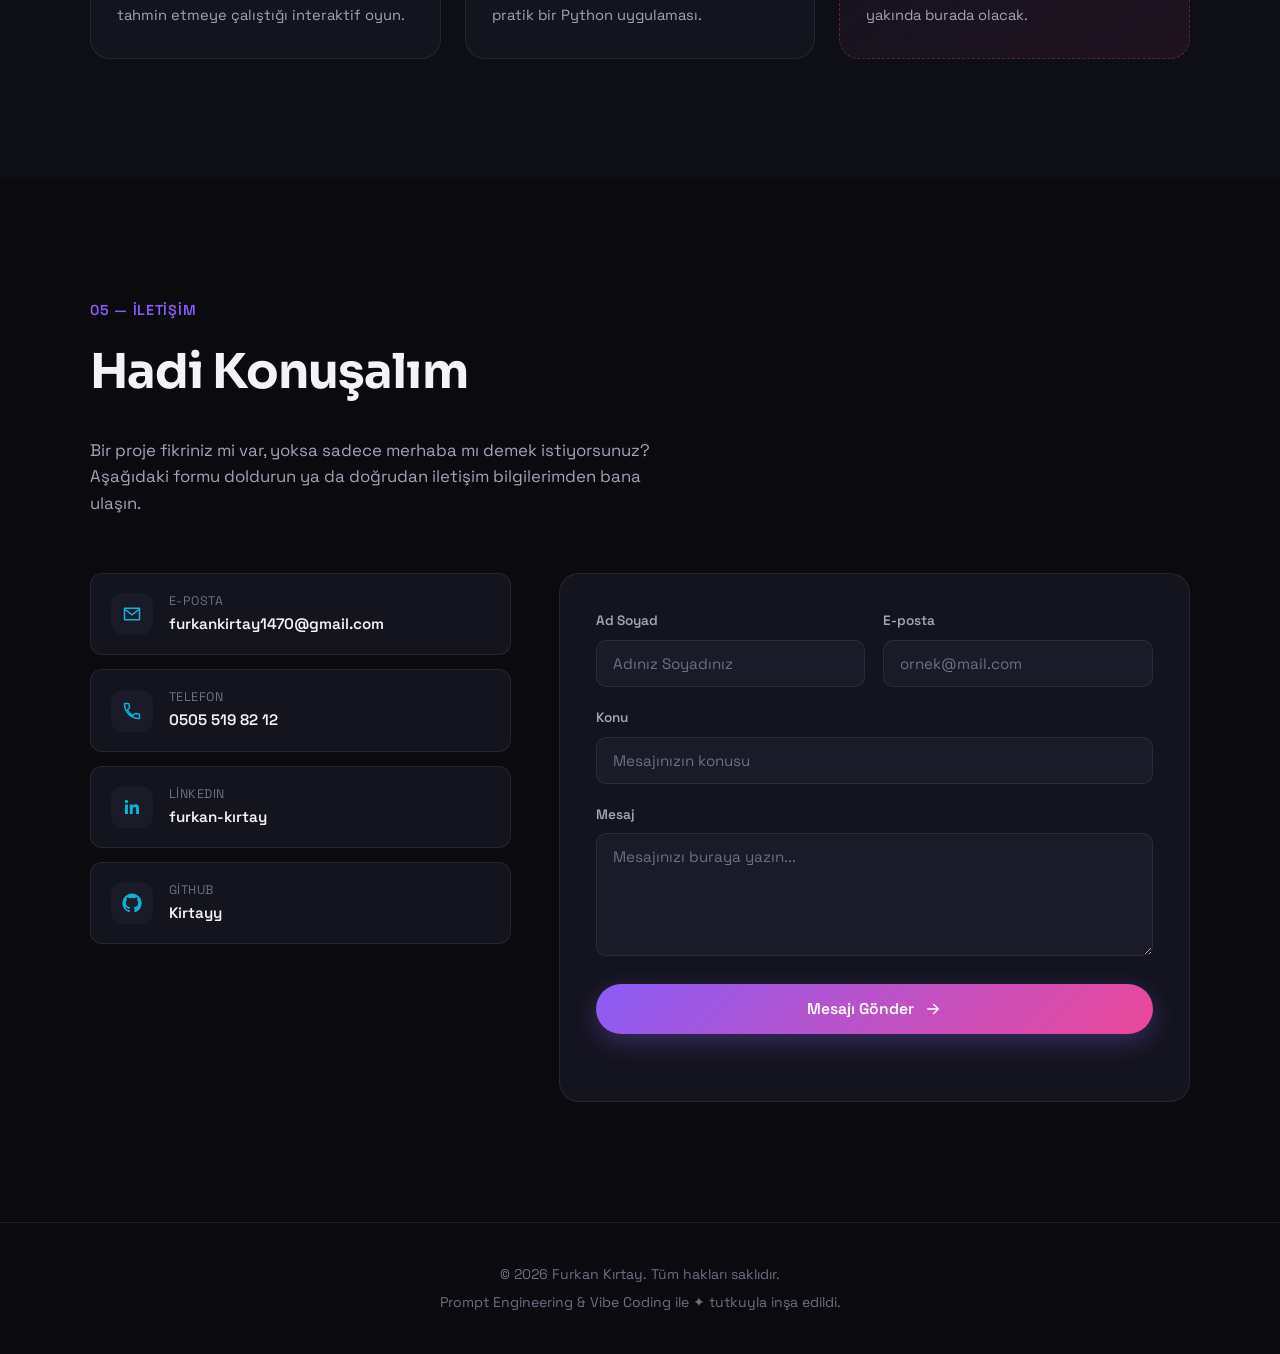
<file: Porfolio/index.html>
<!DOCTYPE html>
<html lang="tr">
<head>
<meta charset="UTF-8">
<meta name="viewport" content="width=device-width, initial-scale=1.0">
<title>Furkan Kırtay Portfolyo</title>
<meta name="description" content="Furkan Kırtay - Prompt Engineering ve Vibe Coding ile yazılım geliştirme. Python projeleri, AI destekli geliştirme ve daha fazlası.">
<link rel="icon" href="data:image/svg+xml,<svg xmlns=%22http://www.w3.org/2000/svg%22 viewBox=%220 0 100 100%22><text y=%22.9em%22 font-size=%2290%22>💠</text></svg>">
<link rel="preconnect" href="https://fonts.googleapis.com">
<link rel="preconnect" href="https://fonts.gstatic.com" crossorigin>
<link href="https://fonts.googleapis.com/css2?family=Space+Grotesk:wght@400;500;600;700&family=Sora:wght@300;400;500;600;700;800&display=swap" rel="stylesheet">
<link rel="stylesheet" href="style.css">
</head>
<body>

<div class="noise-overlay"></div>

<!-- NAV -->
<nav id="navbar">
  <div class="nav-inner">
    <a href="#hero" class="nav-logo">FK<span class="dot">.</span></a>

    <div class="nav-right">
      <button class="lang-switch" id="langSwitch" aria-label="Dili değiştir / Switch language">
        <span class="lang-option" data-lang="tr">TR</span>
        <span class="lang-sep">/</span>
        <span class="lang-option" data-lang="en">EN</span>
      </button>

      <button class="nav-toggle" id="navToggle" aria-label="Menüyü aç/kapat" aria-expanded="false" aria-controls="navLinks">
        <span></span><span></span><span></span>
      </button>

      <ul class="nav-links" id="navLinks">
        <li><a href="#about" class="nav-link" data-i18n="nav.about">Hakkımda</a></li>
        <li><a href="#skills" class="nav-link" data-i18n="nav.skills">Yetenekler</a></li>
        <li><a href="#experience" class="nav-link" data-i18n="nav.experience">Deneyim</a></li>
        <li><a href="#projects" class="nav-link" data-i18n="nav.projects">Projeler</a></li>
        <li><a href="#contact" class="nav-link nav-cta" data-i18n="nav.contact">İletişim</a></li>
      </ul>
    </div>
  </div>
</nav>

<!-- HERO -->
<header id="hero">
  <div class="hero-bg">
    <div class="blob blob-1"></div>
    <div class="blob blob-2"></div>
    <div class="blob blob-3"></div>
    <div class="grid-overlay"></div>
  </div>

  <div class="hero-content">
    <p class="hero-eyebrow reveal" data-i18n="hero.eyebrow">👋 Merhaba</p>
    <h1 class="hero-title reveal">
      <span class="hero-name">Furkan Kırtay</span>
    </h1>
    <div class="hero-role reveal">
      <span class="typewriter" id="typewriter"></span><span class="cursor-blink">|</span>
    </div>
    <p class="hero-desc reveal" data-i18n="hero.desc">
      Bakırköy, İstanbul merkezli — AI destekli yazılım geliştirme (vibe coding) ve
      prompt engineering üzerine çalışıyorum. Fikirleri hızlıca çalışan ürünlere dönüştürmeyi seviyorum.
    </p>
    <div class="hero-actions reveal">
      <a href="#contact" class="btn btn-primary">
        <span data-i18n="hero.btnContact">Benimle İletişime Geç</span>
        <svg aria-hidden="true" width="18" height="18" viewBox="0 0 24 24" fill="none"><path d="M5 12h14M13 6l6 6-6 6" stroke="currentColor" stroke-width="2" stroke-linecap="round" stroke-linejoin="round"/></svg>
      </a>
      <a href="#projects" class="btn btn-ghost" data-i18n="hero.btnProjects">Projelerimi Gör</a>
    </div>
    <div class="hero-socials reveal">
      <a href="https://github.com/Kirtayy" target="_blank" rel="noopener noreferrer" aria-label="GitHub">
        <svg aria-hidden="true" width="20" height="20" viewBox="0 0 24 24" fill="currentColor"><path d="M12 .5C5.65.5.5 5.65.5 12c0 5.08 3.29 9.39 7.86 10.91.57.1.78-.25.78-.55 0-.27-.01-1.16-.02-2.11-3.2.7-3.88-1.36-3.88-1.36-.52-1.34-1.28-1.7-1.28-1.7-1.05-.72.08-.7.08-.7 1.16.08 1.77 1.19 1.77 1.19 1.03 1.77 2.7 1.26 3.36.96.1-.75.4-1.26.73-1.55-2.55-.29-5.24-1.28-5.24-5.69 0-1.26.45-2.29 1.19-3.09-.12-.29-.52-1.46.11-3.05 0 0 .97-.31 3.18 1.18a11.1 11.1 0 0 1 5.79 0c2.2-1.49 3.17-1.18 3.17-1.18.64 1.59.24 2.76.12 3.05.74.8 1.18 1.83 1.18 3.09 0 4.42-2.69 5.4-5.25 5.68.41.36.78 1.07.78 2.15 0 1.55-.01 2.8-.01 3.18 0 .3.2.66.79.55A10.52 10.52 0 0 0 23.5 12c0-6.35-5.15-11.5-11.5-11.5Z"/></svg>
      </a>
      <a href="https://www.linkedin.com/in/furkan-k%C4%B1rtay-741a04303/" target="_blank" rel="noopener noreferrer" aria-label="LinkedIn">
        <svg aria-hidden="true" width="20" height="20" viewBox="0 0 24 24" fill="currentColor"><path d="M20.45 20.45h-3.56v-5.57c0-1.33-.02-3.03-1.85-3.03-1.86 0-2.14 1.45-2.14 2.94v5.66H9.34V9h3.41v1.56h.05c.48-.9 1.64-1.85 3.38-1.85 3.6 0 4.27 2.37 4.27 5.46v6.28ZM5.34 7.43a2.07 2.07 0 1 1 0-4.14 2.07 2.07 0 0 1 0 4.14ZM7.12 20.45H3.56V9h3.56v11.45Z"/></svg>
      </a>
      <a href="mailto:furkankirtay1470@gmail.com" aria-label="E-posta">
        <svg aria-hidden="true" width="20" height="20" viewBox="0 0 24 24" fill="none"><path d="M3 5h18v14H3V5Z" stroke="currentColor" stroke-width="1.8" stroke-linejoin="round"/><path d="m3 6 9 7 9-7" stroke="currentColor" stroke-width="1.8" stroke-linecap="round" stroke-linejoin="round"/></svg>
      </a>
    </div>
  </div>

  <a href="#about" class="scroll-indicator" aria-label="Aşağı kaydır">
    <span></span>
  </a>
</header>

<main>

  <!-- ABOUT -->
  <section id="about" class="section">
    <div class="section-inner">
      <p class="section-tag reveal" data-i18n="about.tag">01 — Tanışalım</p>
      <h2 class="section-title reveal" data-i18n="about.title">Hakkımda</h2>

      <div class="about-grid">
        <div class="about-text reveal">
          <p data-i18n="about.p1" data-i18n-html="true">
            Merhaba, ben Furkan ve <strong>24 yaşındayım</strong>. 3 Ağustos'ta Almanya'nın Geislingen
            ilçesinde doğdum ve 3 yaşında ailemle birlikte Türkiye'ye taşındım. İstanbul'da büyüdüm
            ve eğitim hayatım İstanbul'da geçti.
          </p>
          <p data-i18n="about.p2">
            Liseyi bitirdikten sonra tek başıma Almanya'ya taşınma kararı aldım. Almanya'da 2 yıl boyunca
            Almanca öğrendim ve dilimi geliştirdim, ardından tekrar Türkiye'ye dönme kararı aldım.
            Türkiye'ye döndükten sonra 3 yıl boyunca Almanca dili üzerine call center sektöründe çalıştım.
          </p>
          <p data-i18n="about.p3" data-i18n-html="true">
            Şimdi ise <strong>vibe coding</strong> ve <strong>prompt engineering</strong> ile yazılım
            sektöründe çalışmak istiyorum. Kendimi bildim bileli teknolojiyle iç içe olan bir insanım
            ve şu ana kadar yaptığım çalışmalardan oldukça keyif aldım, almaya da devam ediyorum.
          </p>

          <div class="about-facts">
            <div class="fact">
              <span class="fact-label" data-i18n="about.fact.location">Konum</span>
              <span class="fact-value">Bakırköy, İstanbul</span>
            </div>
            <div class="fact">
              <span class="fact-label" data-i18n="about.fact.born">Doğum</span>
              <span class="fact-value" data-i18n="about.fact.born.value">Geislingen, Almanya</span>
            </div>
            <div class="fact">
              <span class="fact-label" data-i18n="about.fact.education">Eğitim</span>
              <span class="fact-value" data-i18n="about.fact.education.value">Anadolu Üniversitesi — 1. Sınıf</span>
            </div>
            <div class="fact">
              <span class="fact-label" data-i18n="about.fact.focus">Odak</span>
              <span class="fact-value">AI / Prompt Engineering</span>
            </div>
          </div>
        </div>

        <div class="about-card reveal">
          <div class="card-glow"></div>
          <div class="avatar-ring">
            <div class="avatar-inner">FK</div>
          </div>
          <h3>Furkan Kırtay</h3>
          <p class="card-role">Prompt Engineering &amp; Vibe Coding</p>
          <div class="lang-bars">
            <div class="lang-row">
              <span data-i18n="about.lang.tr">Türkçe</span>
              <div class="bar"><div class="bar-fill" style="--pct:100%"></div></div>
              <span class="lang-level" data-i18n="about.lang.tr.level">Anadil</span>
            </div>
            <div class="lang-row">
              <span data-i18n="about.lang.de">Almanca</span>
              <div class="bar"><div class="bar-fill" style="--pct:70%"></div></div>
              <span class="lang-level">B2</span>
            </div>
            <div class="lang-row">
              <span data-i18n="about.lang.en">İngilizce</span>
              <div class="bar"><div class="bar-fill" style="--pct:65%"></div></div>
              <span class="lang-level" data-i18n="about.lang.en.level">Teknik</span>
            </div>
          </div>
        </div>
      </div>
    </div>
  </section>

  <!-- SKILLS -->
  <section id="skills" class="section section-alt">
    <div class="section-inner">
      <p class="section-tag reveal" data-i18n="skills.tag">02 — Yetenekler</p>
      <h2 class="section-title reveal" data-i18n="skills.title">Neler Yapabiliyorum</h2>

      <div class="skills-grid">
        <div class="skill-card reveal featured">
          <div class="skill-icon">✨</div>
          <h3>AI / Prompt Engineering</h3>
          <p data-i18n="skills.ai.desc">Yapay zeka modelleriyle etkili iletişim kurma, doğru prompt tasarımı ve AI araçlarını
             üretken şekilde kullanma konusunda ana odak alanım.</p>
          <span class="skill-badge" data-i18n="skills.ai.badge">Ana Yetenek</span>
        </div>

        <div class="skill-card reveal">
          <div class="skill-icon">🐍</div>
          <h3>Python</h3>
          <p data-i18n="skills.python.intro">Çeşitli uygulamalar geliştirdim:</p>
          <ul class="skill-list">
            <li data-i18n="skills.python.li1">Hesap makinesi</li>
            <li data-i18n="skills.python.li2">Hava durumu uygulaması (OpenWeather API)</li>
            <li data-i18n="skills.python.li3">Şifre üretici</li>
            <li data-i18n="skills.python.li4">Sayı tahmin oyunu</li>
            <li data-i18n="skills.python.li5">Not hesaplama uygulaması</li>
          </ul>
        </div>

        <div class="skill-card reveal">
          <div class="skill-icon">🚀</div>
          <h3>Vibe Coding</h3>
          <p data-i18n="skills.vibe.desc">Claude Code ile AI destekli yazılım geliştirme yaparak fikirlerimi hızlıca
             çalışan projelere dönüştürüyorum.</p>
        </div>

        <div class="skill-card reveal">
          <div class="skill-icon">⚛️</div>
          <h3>React / Next.js</h3>
          <p data-i18n="skills.react.desc">Modern frontend geliştirme konusunda öğrenme sürecindeyim, aktif olarak
             kendimi geliştiriyorum.</p>
          <span class="skill-badge skill-badge-alt" data-i18n="skills.react.badge">Öğrenim Sürecinde</span>
        </div>
      </div>
    </div>
  </section>

  <!-- EXPERIENCE -->
  <section id="experience" class="section">
    <div class="section-inner">
      <p class="section-tag reveal" data-i18n="experience.tag">03 — Yolculuk</p>
      <h2 class="section-title reveal" data-i18n="experience.title">Deneyim &amp; Eğitim</h2>

      <div class="timeline">
        <div class="timeline-item reveal">
          <div class="timeline-dot"></div>
          <div class="timeline-content">
            <span class="timeline-date" data-i18n="exp.item1.date">Şu an</span>
            <h3 data-i18n="exp.item1.title">Vibe Coding &amp; Prompt Engineering</h3>
            <p data-i18n="exp.item1.desc">AI destekli araçlarla yazılım geliştirme öğreniyor ve bu alanda kariyer inşa ediyorum.</p>
          </div>
        </div>

        <div class="timeline-item reveal">
          <div class="timeline-dot"></div>
          <div class="timeline-content">
            <span class="timeline-date" data-i18n="exp.item2.date">Devam ediyor</span>
            <h3>Anadolu Üniversitesi</h3>
            <p data-i18n="exp.item2.desc">1. Sınıf, Uzaktan Eğitim.</p>
          </div>
        </div>

        <div class="timeline-item reveal">
          <div class="timeline-dot"></div>
          <div class="timeline-content">
            <span class="timeline-date" data-i18n="exp.item3.date">3 Yıl</span>
            <h3 data-i18n="exp.item3.title">Concentrix — Almanca Teknik Müşteri Destek Uzmanı</h3>
            <p data-i18n="exp.item3.desc">HBO Max ve Sky projelerinde görev aldım. 3 yıl boyunca Almanca dilinde call center
               sektöründe çalıştım.</p>
          </div>
        </div>

        <div class="timeline-item reveal">
          <div class="timeline-dot"></div>
          <div class="timeline-content">
            <span class="timeline-date" data-i18n="exp.item4.date">2 Yıl</span>
            <h3 data-i18n="exp.item4.title">Almanya — Dil Gelişimi</h3>
            <p data-i18n="exp.item4.desc">Liseyi bitirdikten sonra tek başıma Almanya'ya taşındım ve 2 yıl boyunca
               Almanca öğrenip dilimi geliştirdim.</p>
          </div>
        </div>
      </div>
    </div>
  </section>

  <!-- PROJECTS -->
  <section id="projects" class="section section-alt">
    <div class="section-inner">
      <p class="section-tag reveal" data-i18n="projects.tag">04 — Çalışmalar</p>
      <h2 class="section-title reveal" data-i18n="projects.title">Projelerim</h2>

      <div class="projects-grid">
        <div class="project-card reveal">
          <div class="project-icon">🧮</div>
          <h3 data-i18n="proj1.title">Hesap Makinesi</h3>
          <p data-i18n="proj1.desc">Python ile geliştirilmiş temel işlemleri destekleyen bir hesap makinesi uygulaması.</p>
        </div>
        <div class="project-card reveal">
          <div class="project-icon">🌦️</div>
          <h3 data-i18n="proj2.title">Hava Durumu Uygulaması</h3>
          <p data-i18n="proj2.desc">OpenWeather API kullanılarak geliştirilmiş, anlık hava durumu bilgisi sunan uygulama.</p>
        </div>
        <div class="project-card reveal">
          <div class="project-icon">🔐</div>
          <h3 data-i18n="proj3.title">Şifre Üretici</h3>
          <p data-i18n="proj3.desc">Güvenli ve rastgele şifreler üreten Python tabanlı araç.</p>
        </div>
        <div class="project-card reveal">
          <div class="project-icon">🎯</div>
          <h3 data-i18n="proj4.title">Sayı Tahmin Oyunu</h3>
          <p data-i18n="proj4.desc">Kullanıcının rastgele üretilen sayıyı tahmin etmeye çalıştığı interaktif oyun.</p>
        </div>
        <div class="project-card reveal">
          <div class="project-icon">📊</div>
          <h3 data-i18n="proj5.title">Not Hesaplama Uygulaması</h3>
          <p data-i18n="proj5.desc">Girilen notlara göre ortalama hesaplayan pratik bir Python uygulaması.</p>
        </div>
        <div class="project-card reveal project-card-cta">
          <div class="project-icon">💬</div>
          <h3 data-i18n="proj6.title">Yeni Projeler Geliyor</h3>
          <p data-i18n="proj6.desc">Vibe coding ile geliştirdiğim yeni projeler yakında burada olacak.</p>
        </div>
      </div>
    </div>
  </section>

  <!-- CONTACT -->
  <section id="contact" class="section">
    <div class="section-inner">
      <p class="section-tag reveal" data-i18n="contact.tag">05 — İletişim</p>
      <h2 class="section-title reveal" data-i18n="contact.title">Hadi Konuşalım</h2>
      <p class="contact-lead reveal" data-i18n="contact.lead">
        Bir proje fikriniz mi var, yoksa sadece merhaba mı demek istiyorsunuz? Aşağıdaki formu
        doldurun ya da doğrudan iletişim bilgilerimden bana ulaşın.
      </p>

      <div class="contact-grid">
        <div class="contact-info reveal">
          <a class="contact-item" href="mailto:furkankirtay1470@gmail.com">
            <div class="contact-item-icon">
              <svg aria-hidden="true" width="20" height="20" viewBox="0 0 24 24" fill="none"><path d="M3 5h18v14H3V5Z" stroke="currentColor" stroke-width="1.8" stroke-linejoin="round"/><path d="m3 6 9 7 9-7" stroke="currentColor" stroke-width="1.8" stroke-linecap="round" stroke-linejoin="round"/></svg>
            </div>
            <div>
              <span class="contact-item-label" data-i18n="contact.item.email">E-posta</span>
              <span class="contact-item-value">furkankirtay1470@gmail.com</span>
            </div>
          </a>
          <a class="contact-item" href="tel:+905055198212">
            <div class="contact-item-icon">
              <svg aria-hidden="true" width="20" height="20" viewBox="0 0 24 24" fill="none"><path d="M6.6 10.8c1.4 2.8 3.8 5.2 6.6 6.6l2.2-2.2c.3-.3.7-.4 1-.2 1.1.4 2.3.6 3.6.6.6 0 1 .4 1 1V20c0 .6-.4 1-1 1C10.9 21 3 13.1 3 3.9c0-.6.4-1 1-1h3.4c.6 0 1 .4 1 1 0 1.2.2 2.4.6 3.6.1.3 0 .7-.3 1L6.6 10.8Z" stroke="currentColor" stroke-width="1.8" stroke-linejoin="round"/></svg>
            </div>
            <div>
              <span class="contact-item-label" data-i18n="contact.item.phone">Telefon</span>
              <span class="contact-item-value">0505 519 82 12</span>
            </div>
          </a>
          <a class="contact-item" href="https://www.linkedin.com/in/furkan-k%C4%B1rtay-741a04303/" target="_blank" rel="noopener noreferrer">
            <div class="contact-item-icon">
              <svg aria-hidden="true" width="20" height="20" viewBox="0 0 24 24" fill="currentColor"><path d="M20.45 20.45h-3.56v-5.57c0-1.33-.02-3.03-1.85-3.03-1.86 0-2.14 1.45-2.14 2.94v5.66H9.34V9h3.41v1.56h.05c.48-.9 1.64-1.85 3.38-1.85 3.6 0 4.27 2.37 4.27 5.46v6.28ZM5.34 7.43a2.07 2.07 0 1 1 0-4.14 2.07 2.07 0 0 1 0 4.14ZM7.12 20.45H3.56V9h3.56v11.45Z"/></svg>
            </div>
            <div>
              <span class="contact-item-label">LinkedIn</span>
              <span class="contact-item-value">furkan-kırtay</span>
            </div>
          </a>
          <a class="contact-item" href="https://github.com/Kirtayy" target="_blank" rel="noopener noreferrer">
            <div class="contact-item-icon">
              <svg aria-hidden="true" width="20" height="20" viewBox="0 0 24 24" fill="currentColor"><path d="M12 .5C5.65.5.5 5.65.5 12c0 5.08 3.29 9.39 7.86 10.91.57.1.78-.25.78-.55 0-.27-.01-1.16-.02-2.11-3.2.7-3.88-1.36-3.88-1.36-.52-1.34-1.28-1.7-1.28-1.7-1.05-.72.08-.7.08-.7 1.16.08 1.77 1.19 1.77 1.19 1.03 1.77 2.7 1.26 3.36.96.1-.75.4-1.26.73-1.55-2.55-.29-5.24-1.28-5.24-5.69 0-1.26.45-2.29 1.19-3.09-.12-.29-.52-1.46.11-3.05 0 0 .97-.31 3.18 1.18a11.1 11.1 0 0 1 5.79 0c2.2-1.49 3.17-1.18 3.17-1.18.64 1.59.24 2.76.12 3.05.74.8 1.18 1.83 1.18 3.09 0 4.42-2.69 5.4-5.25 5.68.41.36.78 1.07.78 2.15 0 1.55-.01 2.8-.01 3.18 0 .3.2.66.79.55A10.52 10.52 0 0 0 23.5 12c0-6.35-5.15-11.5-11.5-11.5Z"/></svg>
            </div>
            <div>
              <span class="contact-item-label">GitHub</span>
              <span class="contact-item-value">Kirtayy</span>
            </div>
          </a>
        </div>

        <form class="contact-form reveal" id="contactForm" action="https://formspree.io/f/yourFormId" method="POST">
          <div class="form-row">
            <div class="form-group">
              <label for="name" data-i18n="form.name.label">Ad Soyad</label>
              <input type="text" id="name" name="name" required data-i18n-placeholder="form.name.placeholder" placeholder="Adınız Soyadınız">
            </div>
            <div class="form-group">
              <label for="email" data-i18n="form.email.label">E-posta</label>
              <input type="email" id="email" name="email" required placeholder="ornek@mail.com">
            </div>
          </div>
          <div class="form-group">
            <label for="subject" data-i18n="form.subject.label">Konu</label>
            <input type="text" id="subject" name="subject" required data-i18n-placeholder="form.subject.placeholder" placeholder="Mesajınızın konusu">
          </div>
          <div class="form-group">
            <label for="message" data-i18n="form.message.label">Mesaj</label>
            <textarea id="message" name="message" rows="5" required data-i18n-placeholder="form.message.placeholder" placeholder="Mesajınızı buraya yazın..."></textarea>
          </div>
          <button type="submit" class="btn btn-primary btn-full">
            <span id="submitText" data-i18n="form.submit">Mesajı Gönder</span>
            <svg aria-hidden="true" width="18" height="18" viewBox="0 0 24 24" fill="none"><path d="M5 12h14M13 6l6 6-6 6" stroke="currentColor" stroke-width="2" stroke-linecap="round" stroke-linejoin="round"/></svg>
          </button>
          <p class="form-note" id="formNote" aria-live="polite"></p>
        </form>
      </div>
    </div>
  </section>

</main>

<footer>
  <div class="footer-inner">
    <p><span>©</span> <span id="year"></span> Furkan Kırtay. <span data-i18n="footer.rights">Tüm hakları saklıdır.</span></p>
    <p class="footer-made" data-i18n="footer.made">Prompt Engineering &amp; Vibe Coding ile ✦ tutkuyla inşa edildi.</p>
  </div>
</footer>

<script src="script.js"></script>
</body>
</html>
</file>
<file: style.css>
/* ========== ROOT / RESET ========== */
:root {
  --bg: #0a0a0f;
  --bg-alt: #0e0e16;
  --surface: #14141f;
  --surface-2: #1a1a28;
  --border: rgba(255,255,255,0.08);
  --text: #f2f2f7;
  --text-dim: #a3a3b8;
  --text-dimmer: #6e6e85;
  --accent: #8b5cf6;
  --accent-2: #ec4899;
  --accent-3: #06b6d4;
  --gradient: linear-gradient(135deg, var(--accent) 0%, var(--accent-2) 100%);
  --gradient-2: linear-gradient(135deg, var(--accent-3) 0%, var(--accent) 100%);
  --font-display: 'Sora', sans-serif;
  --font-body: 'Space Grotesk', sans-serif;
  --radius: 20px;
  --radius-sm: 12px;
  --shadow-glow: 0 0 60px rgba(139, 92, 246, 0.15);
}

* { margin: 0; padding: 0; box-sizing: border-box; }

html { scroll-behavior: smooth; }

body {
  background: var(--bg);
  color: var(--text);
  font-family: var(--font-body);
  overflow-x: hidden;
  line-height: 1.6;
  -webkit-font-smoothing: antialiased;
}

h1, h2, h3, h4 { font-family: var(--font-display); font-weight: 700; letter-spacing: -0.02em; }

a { text-decoration: none; color: inherit; }
ul { list-style: none; }
button { font-family: inherit; cursor: pointer; border: none; background: none; }
img { max-width: 100%; display: block; }

::selection { background: var(--accent); color: #fff; }

/* scrollbar */
::-webkit-scrollbar { width: 10px; }
::-webkit-scrollbar-track { background: var(--bg); }
::-webkit-scrollbar-thumb { background: var(--surface-2); border-radius: 10px; }
::-webkit-scrollbar-thumb:hover { background: var(--accent); }

/* noise overlay */
.noise-overlay {
  position: fixed; inset: 0; pointer-events: none; z-index: 9999;
  opacity: 0.025; mix-blend-mode: overlay;
  background-image: url("data:image/svg+xml,%3Csvg viewBox='0 0 200 200' xmlns='http://www.w3.org/2000/svg'%3E%3Cfilter id='n'%3E%3CfeTurbulence type='fractalNoise' baseFrequency='0.9' numOctaves='2' stitchTiles='stitch'/%3E%3C/filter%3E%3Crect width='100%25' height='100%25' filter='url(%23n)'/%3E%3C/svg%3E");
}

/* ========== REVEAL ANIMATION ========== */
.reveal {
  opacity: 0;
  transform: translateY(30px);
  transition: opacity 0.8s cubic-bezier(0.16, 1, 0.3, 1), transform 0.8s cubic-bezier(0.16, 1, 0.3, 1);
}
.reveal.in-view { opacity: 1; transform: translateY(0); }

/* ========== NAVBAR ========== */
#navbar {
  position: fixed; top: 0; left: 0; right: 0; z-index: 1000;
  padding: 20px 0;
  transition: all 0.3s ease;
}
#navbar.scrolled {
  background: rgba(10, 10, 15, 0.75);
  backdrop-filter: blur(16px) saturate(150%);
  -webkit-backdrop-filter: blur(16px) saturate(150%);
  border-bottom: 1px solid var(--border);
  padding: 14px 0;
}
.nav-inner {
  max-width: 1200px; margin: 0 auto; padding: 0 32px;
  display: flex; align-items: center; justify-content: space-between;
}
.nav-logo {
  font-family: var(--font-display); font-weight: 800; font-size: 1.4rem;
  letter-spacing: -0.03em;
}
.nav-logo .dot { color: var(--accent-2); }
.nav-right { display: flex; align-items: center; gap: 12px; }

.lang-switch {
  display: flex; align-items: center; gap: 6px;
  padding: 8px 14px; border-radius: 100px;
  background: var(--surface); border: 1px solid var(--border);
  font-size: 0.85rem; font-weight: 600; color: var(--text-dimmer);
  transition: all 0.25s ease;
}
.lang-switch:hover { border-color: rgba(139,92,246,0.4); }
.lang-switch .lang-sep { color: var(--text-dimmer); opacity: 0.5; }
.lang-switch .lang-option { transition: color 0.25s ease; }
.lang-switch .lang-option.active { color: var(--text); }
.lang-switch.lang-en .lang-option[data-lang="en"] { color: var(--accent-3); }
.lang-switch.lang-tr .lang-option[data-lang="tr"] { color: var(--accent-3); }

.nav-links { display: flex; align-items: center; gap: 8px; }
.nav-link {
  padding: 10px 18px; border-radius: 100px; font-size: 0.95rem; font-weight: 500;
  color: var(--text-dim); transition: all 0.25s ease; position: relative;
}
.nav-link:hover { color: var(--text); background: rgba(255,255,255,0.05); }
.nav-link.active { color: var(--text); background: rgba(255,255,255,0.06); }
.nav-cta {
  background: var(--gradient); color: #fff !important; font-weight: 600;
}
.nav-cta:hover { background: var(--gradient); opacity: 0.9; transform: translateY(-1px); box-shadow: 0 8px 20px rgba(139,92,246,0.35); }

.nav-toggle {
  display: none; flex-direction: column; gap: 5px; padding: 8px; z-index: 1001;
}
.nav-toggle span {
  width: 24px; height: 2px; background: var(--text); border-radius: 2px; transition: all 0.3s ease;
}
.nav-toggle.active span:nth-child(1) { transform: translateY(7px) rotate(45deg); }
.nav-toggle.active span:nth-child(2) { opacity: 0; }
.nav-toggle.active span:nth-child(3) { transform: translateY(-7px) rotate(-45deg); }

/* ========== HERO ========== */
#hero {
  position: relative; min-height: 100vh; display: flex; align-items: center; justify-content: center;
  padding: 120px 32px 80px; overflow: hidden;
}
.hero-bg { position: absolute; inset: 0; z-index: 0; }
.blob {
  position: absolute; border-radius: 50%; filter: blur(90px); opacity: 0.5;
  animation: float 18s ease-in-out infinite;
}
.blob-1 { width: 500px; height: 500px; background: var(--accent); top: -10%; left: -10%; }
.blob-2 { width: 450px; height: 450px; background: var(--accent-2); bottom: -15%; right: -5%; animation-delay: -6s; }
.blob-3 { width: 350px; height: 350px; background: var(--accent-3); top: 40%; left: 55%; animation-delay: -12s; opacity: 0.3; }

@keyframes float {
  0%, 100% { transform: translate(0, 0) scale(1); }
  33% { transform: translate(40px, -30px) scale(1.08); }
  66% { transform: translate(-30px, 40px) scale(0.95); }
}

.grid-overlay {
  position: absolute; inset: 0;
  background-image:
    linear-gradient(rgba(255,255,255,0.025) 1px, transparent 1px),
    linear-gradient(90deg, rgba(255,255,255,0.025) 1px, transparent 1px);
  background-size: 48px 48px;
  mask-image: radial-gradient(ellipse 80% 60% at 50% 40%, black 20%, transparent 100%);
}

.hero-content {
  position: relative; z-index: 2; max-width: 780px; text-align: center;
}
.hero-eyebrow {
  display: inline-block; font-size: 0.95rem; color: var(--text-dim);
  background: var(--surface); border: 1px solid var(--border);
  padding: 8px 18px; border-radius: 100px; margin-bottom: 28px;
}
.hero-title { font-size: clamp(2.8rem, 7vw, 5.2rem); line-height: 1.05; margin-bottom: 16px; }
.hero-name {
  background: linear-gradient(135deg, #fff 20%, var(--accent) 60%, var(--accent-2) 100%);
  -webkit-background-clip: text; background-clip: text; color: transparent;
}
.hero-role {
  font-family: var(--font-display); font-size: clamp(1.2rem, 3vw, 1.7rem);
  font-weight: 500; color: var(--text-dim); margin-bottom: 24px; min-height: 2.2rem;
}
.typewriter { color: var(--accent-3); font-weight: 600; }
.cursor-blink { animation: blink 1s step-end infinite; color: var(--accent-3); font-weight: 300; }
@keyframes blink { 50% { opacity: 0; } }

.hero-desc {
  font-size: 1.1rem; color: var(--text-dim); max-width: 600px; margin: 0 auto 40px;
}

.hero-actions { display: flex; gap: 16px; justify-content: center; flex-wrap: wrap; margin-bottom: 48px; }

.btn {
  display: inline-flex; align-items: center; gap: 10px;
  padding: 15px 30px; border-radius: 100px; font-weight: 600; font-size: 0.98rem;
  transition: all 0.3s cubic-bezier(0.16, 1, 0.3, 1);
}
.btn svg { transition: transform 0.3s ease; }
.btn:hover svg { transform: translateX(3px); }
.btn-primary {
  background: var(--gradient); color: #fff;
  box-shadow: 0 8px 24px rgba(139, 92, 246, 0.3);
}
.btn-primary:hover { transform: translateY(-3px); box-shadow: 0 12px 32px rgba(139, 92, 246, 0.45); }
.btn-ghost {
  background: var(--surface); color: var(--text); border: 1px solid var(--border);
}
.btn-ghost:hover { background: var(--surface-2); border-color: rgba(255,255,255,0.18); transform: translateY(-3px); }
.btn-full { width: 100%; justify-content: center; }

.hero-socials { display: flex; gap: 14px; justify-content: center; }
.hero-socials a {
  width: 44px; height: 44px; display: flex; align-items: center; justify-content: center;
  border-radius: 50%; background: var(--surface); border: 1px solid var(--border);
  color: var(--text-dim); transition: all 0.3s ease;
}
.hero-socials a:hover {
  color: #fff; background: var(--gradient); border-color: transparent; transform: translateY(-4px) rotate(6deg);
}

.scroll-indicator {
  position: absolute; bottom: 36px; left: 50%; transform: translateX(-50%);
  width: 26px; height: 42px; border: 2px solid var(--text-dimmer); border-radius: 100px;
  display: flex; align-items: flex-start; justify-content: center; padding-top: 8px; z-index: 2;
}
.scroll-indicator span {
  width: 4px; height: 8px; border-radius: 4px; background: var(--accent);
  animation: scrollDot 2s ease-in-out infinite;
}
@keyframes scrollDot {
  0% { opacity: 1; transform: translateY(0); }
  100% { opacity: 0; transform: translateY(14px); }
}

/* ========== SECTIONS ========== */
.section { padding: 120px 32px; position: relative; }
.section-alt { background: var(--bg-alt); }
.section-inner { max-width: 1100px; margin: 0 auto; }

.section-tag {
  font-size: 0.9rem; font-weight: 600; color: var(--accent);
  letter-spacing: 0.05em; text-transform: uppercase; margin-bottom: 12px;
}
.section-title {
  font-size: clamp(2rem, 4.5vw, 3rem); margin-bottom: 56px;
}

/* ========== ABOUT ========== */
.about-grid { display: grid; grid-template-columns: 1.3fr 1fr; gap: 64px; align-items: start; }
.about-text p { color: var(--text-dim); margin-bottom: 20px; font-size: 1.05rem; }
.about-text strong { color: var(--text); font-weight: 600; }

.about-facts {
  display: grid; grid-template-columns: 1fr 1fr; gap: 20px; margin-top: 36px;
}
.fact {
  background: var(--surface); border: 1px solid var(--border); border-radius: var(--radius-sm);
  padding: 18px 20px;
}
.fact-label { display: block; font-size: 0.8rem; color: var(--text-dimmer); margin-bottom: 6px; text-transform: uppercase; letter-spacing: 0.04em; }
.fact-value { display: block; font-weight: 600; font-size: 0.98rem; }

.about-card {
  position: relative; background: var(--surface); border: 1px solid var(--border);
  border-radius: var(--radius); padding: 40px 32px; text-align: center; overflow: hidden;
}
.card-glow {
  position: absolute; top: -40%; left: 50%; transform: translateX(-50%);
  width: 300px; height: 300px; background: var(--gradient); filter: blur(80px); opacity: 0.25;
}
.avatar-ring {
  position: relative; width: 120px; height: 120px; margin: 0 auto 24px;
  border-radius: 50%; padding: 4px; background: var(--gradient);
}
.avatar-inner {
  width: 100%; height: 100%; border-radius: 50%; background: var(--surface-2);
  display: flex; align-items: center; justify-content: center;
  font-family: var(--font-display); font-size: 2rem; font-weight: 800;
  color: var(--text);
}
.about-card h3 { font-size: 1.3rem; margin-bottom: 4px; position: relative; }
.card-role { color: var(--text-dim); font-size: 0.92rem; margin-bottom: 32px; position: relative; }

.lang-bars { display: flex; flex-direction: column; gap: 16px; position: relative; }
.lang-row { display: grid; grid-template-columns: 70px 1fr 60px; align-items: center; gap: 12px; font-size: 0.85rem; }
.lang-row span:first-child { text-align: left; color: var(--text-dim); }
.lang-level { color: var(--text-dimmer); font-size: 0.78rem; }
.bar { height: 6px; background: var(--surface-2); border-radius: 10px; overflow: hidden; }
.bar-fill {
  height: 100%; width: var(--pct); border-radius: 10px; background: var(--gradient);
  transform: scaleX(0); transform-origin: left; transition: transform 1.2s cubic-bezier(0.16,1,0.3,1);
}
.bar-fill.animate { transform: scaleX(1); }

/* ========== SKILLS ========== */
.skills-grid { display: grid; grid-template-columns: repeat(4, 1fr); gap: 24px; }
.skill-card {
  background: var(--surface); border: 1px solid var(--border); border-radius: var(--radius);
  padding: 32px 26px; transition: all 0.35s cubic-bezier(0.16,1,0.3,1); position: relative; overflow: hidden;
}
.skill-card:hover {
  transform: translateY(-8px); border-color: rgba(139,92,246,0.4);
  box-shadow: var(--shadow-glow);
}
.skill-card.featured {
  grid-column: span 2; grid-row: span 1;
  background: linear-gradient(145deg, var(--surface) 0%, rgba(139,92,246,0.08) 100%);
  border-color: rgba(139,92,246,0.3);
}
.skill-icon { font-size: 2.2rem; margin-bottom: 18px; }
.skill-card h3 { font-size: 1.15rem; margin-bottom: 10px; }
.skill-card p { color: var(--text-dim); font-size: 0.95rem; }
.skill-list { margin-top: 14px; display: flex; flex-direction: column; gap: 8px; }
.skill-list li {
  color: var(--text-dim); font-size: 0.9rem; padding-left: 20px; position: relative;
}
.skill-list li::before {
  content: '→'; position: absolute; left: 0; color: var(--accent-3);
}
.skill-badge {
  display: inline-block; margin-top: 18px; font-size: 0.75rem; font-weight: 700;
  padding: 6px 14px; border-radius: 100px; background: var(--gradient); color: #fff;
  text-transform: uppercase; letter-spacing: 0.03em;
}
.skill-badge-alt { background: var(--surface-2); color: var(--text-dim); border: 1px solid var(--border); }

/* ========== TIMELINE ========== */
.timeline { position: relative; padding-left: 40px; }
.timeline::before {
  content: ''; position: absolute; left: 7px; top: 8px; bottom: 8px; width: 2px;
  background: linear-gradient(var(--accent), var(--accent-2), transparent);
}
.timeline-item { position: relative; padding-bottom: 48px; }
.timeline-item:last-child { padding-bottom: 0; }
.timeline-dot {
  position: absolute; left: -40px; top: 4px; width: 16px; height: 16px; border-radius: 50%;
  background: var(--bg); border: 3px solid var(--accent); box-shadow: 0 0 0 4px var(--bg), 0 0 16px rgba(139,92,246,0.5);
}
.timeline-date {
  display: inline-block; font-size: 0.8rem; font-weight: 700; color: var(--accent-3);
  text-transform: uppercase; letter-spacing: 0.05em; margin-bottom: 8px;
}
.timeline-content h3 { font-size: 1.2rem; margin-bottom: 8px; }
.timeline-content p { color: var(--text-dim); max-width: 640px; }

/* ========== PROJECTS ========== */
.projects-grid { display: grid; grid-template-columns: repeat(3, 1fr); gap: 24px; }
.project-card {
  background: var(--surface); border: 1px solid var(--border); border-radius: var(--radius);
  padding: 30px 26px; transition: all 0.35s cubic-bezier(0.16,1,0.3,1);
}
.project-card:hover {
  transform: translateY(-6px) scale(1.01); border-color: rgba(236,72,153,0.35);
  box-shadow: 0 20px 40px rgba(0,0,0,0.35);
}
.project-icon {
  font-size: 1.8rem; width: 52px; height: 52px; display: flex; align-items: center; justify-content: center;
  background: var(--surface-2); border-radius: 14px; margin-bottom: 20px;
}
.project-card h3 { font-size: 1.1rem; margin-bottom: 8px; }
.project-card p { color: var(--text-dim); font-size: 0.92rem; }
.project-card-cta {
  background: linear-gradient(145deg, var(--surface) 0%, rgba(236,72,153,0.08) 100%);
  border-style: dashed; border-color: rgba(236,72,153,0.3);
}

/* ========== CONTACT ========== */
.contact-lead { color: var(--text-dim); font-size: 1.05rem; max-width: 560px; margin-top: -30px; margin-bottom: 56px; }
.contact-grid { display: grid; grid-template-columns: 0.8fr 1.2fr; gap: 48px; }

.contact-info { display: flex; flex-direction: column; gap: 14px; }
.contact-item {
  display: flex; align-items: center; gap: 16px;
  background: var(--surface); border: 1px solid var(--border); border-radius: var(--radius-sm);
  padding: 18px 20px; transition: all 0.3s ease;
}
.contact-item:hover { border-color: rgba(139,92,246,0.4); transform: translateX(4px); background: var(--surface-2); }
.contact-item-icon {
  width: 42px; height: 42px; flex-shrink: 0; display: flex; align-items: center; justify-content: center;
  background: var(--surface-2); border-radius: 12px; color: var(--accent-3);
}
.contact-item-label { display: block; font-size: 0.78rem; color: var(--text-dimmer); text-transform: uppercase; letter-spacing: 0.04em; }
.contact-item-value { display: block; font-weight: 600; font-size: 0.95rem; word-break: break-word; }

.contact-form {
  background: var(--surface); border: 1px solid var(--border); border-radius: var(--radius);
  padding: 36px;
}
.form-row { display: grid; grid-template-columns: 1fr 1fr; gap: 18px; }
.form-group { margin-bottom: 20px; }
.form-group label {
  display: block; font-size: 0.85rem; font-weight: 600; color: var(--text-dim); margin-bottom: 8px;
}
.form-group input, .form-group textarea {
  width: 100%; background: var(--surface-2); border: 1px solid var(--border); border-radius: 10px;
  padding: 13px 16px; color: var(--text); font-family: var(--font-body); font-size: 0.95rem;
  transition: all 0.25s ease; resize: vertical;
}
.form-group input:focus, .form-group textarea:focus {
  outline: none; border-color: var(--accent); box-shadow: 0 0 0 3px rgba(139,92,246,0.15);
}
.form-group input::placeholder, .form-group textarea::placeholder { color: var(--text-dimmer); }
.form-note { margin-top: 14px; font-size: 0.88rem; text-align: center; min-height: 1.2em; color: var(--text-dim); }
.form-note.success { color: #34d399; }
.form-note.error { color: #f87171; }

/* ========== FOOTER ========== */
footer {
  padding: 40px 32px; border-top: 1px solid var(--border); text-align: center;
  color: var(--text-dimmer); font-size: 0.88rem;
}
.footer-inner { display: flex; flex-direction: column; gap: 6px; }
.footer-made { color: var(--text-dimmer); }

/* ========== RESPONSIVE ========== */
@media (max-width: 900px) {
  .about-grid, .contact-grid { grid-template-columns: 1fr; }
  .skills-grid { grid-template-columns: repeat(2, 1fr); }
  .skill-card.featured { grid-column: span 2; }
  .projects-grid { grid-template-columns: repeat(2, 1fr); }
}

@media (max-width: 720px) {
  .nav-toggle { display: flex; }
  .nav-links {
    position: fixed; top: 0; right: -100%; height: 100vh; width: min(320px, 80vw);
    background: var(--bg-alt); border-left: 1px solid var(--border);
    flex-direction: column; justify-content: center; align-items: stretch; gap: 4px;
    padding: 32px; transition: right 0.4s cubic-bezier(0.16,1,0.3,1); z-index: 1000;
  }
  .nav-links.active { right: 0; }
  .nav-link { text-align: center; padding: 16px; }
  .nav-cta { margin-top: 12px; }

  .section { padding: 80px 20px; }
  .skills-grid, .projects-grid { grid-template-columns: 1fr; }
  .skill-card.featured { grid-column: span 1; }
  .form-row { grid-template-columns: 1fr; }
  .about-facts { grid-template-columns: 1fr; }
  .contact-form { padding: 26px 22px; }
}

@media (prefers-reduced-motion: reduce) {
  * { animation-duration: 0.01ms !important; animation-iteration-count: 1 !important; transition-duration: 0.01ms !important; scroll-behavior: auto !important; }
}
</file>
<file: Porfolio/style.css>
/* ========== ROOT / RESET ========== */
:root {
  --bg: #0a0a0f;
  --bg-alt: #0e0e16;
  --surface: #14141f;
  --surface-2: #1a1a28;
  --border: rgba(255,255,255,0.08);
  --text: #f2f2f7;
  --text-dim: #a3a3b8;
  --text-dimmer: #6e6e85;
  --accent: #8b5cf6;
  --accent-2: #ec4899;
  --accent-3: #06b6d4;
  --gradient: linear-gradient(135deg, var(--accent) 0%, var(--accent-2) 100%);
  --gradient-2: linear-gradient(135deg, var(--accent-3) 0%, var(--accent) 100%);
  --font-display: 'Sora', sans-serif;
  --font-body: 'Space Grotesk', sans-serif;
  --radius: 20px;
  --radius-sm: 12px;
  --shadow-glow: 0 0 60px rgba(139, 92, 246, 0.15);
}

* { margin: 0; padding: 0; box-sizing: border-box; }

html { scroll-behavior: smooth; }

body {
  background: var(--bg);
  color: var(--text);
  font-family: var(--font-body);
  overflow-x: hidden;
  line-height: 1.6;
  -webkit-font-smoothing: antialiased;
}

h1, h2, h3, h4 { font-family: var(--font-display); font-weight: 700; letter-spacing: -0.02em; }

a { text-decoration: none; color: inherit; }
ul { list-style: none; }
button { font-family: inherit; cursor: pointer; border: none; background: none; }
img { max-width: 100%; display: block; }

::selection { background: var(--accent); color: #fff; }

/* scrollbar */
::-webkit-scrollbar { width: 10px; }
::-webkit-scrollbar-track { background: var(--bg); }
::-webkit-scrollbar-thumb { background: var(--surface-2); border-radius: 10px; }
::-webkit-scrollbar-thumb:hover { background: var(--accent); }

/* noise overlay */
.noise-overlay {
  position: fixed; inset: 0; pointer-events: none; z-index: 9999;
  opacity: 0.025; mix-blend-mode: overlay;
  background-image: url("data:image/svg+xml,%3Csvg viewBox='0 0 200 200' xmlns='http://www.w3.org/2000/svg'%3E%3Cfilter id='n'%3E%3CfeTurbulence type='fractalNoise' baseFrequency='0.9' numOctaves='2' stitchTiles='stitch'/%3E%3C/filter%3E%3Crect width='100%25' height='100%25' filter='url(%23n)'/%3E%3C/svg%3E");
}

/* ========== REVEAL ANIMATION ========== */
.reveal {
  opacity: 0;
  transform: translateY(30px);
  transition: opacity 0.8s cubic-bezier(0.16, 1, 0.3, 1), transform 0.8s cubic-bezier(0.16, 1, 0.3, 1);
}
.reveal.in-view { opacity: 1; transform: translateY(0); }

/* ========== NAVBAR ========== */
#navbar {
  position: fixed; top: 0; left: 0; right: 0; z-index: 1000;
  padding: 20px 0;
  transition: all 0.3s ease;
}
#navbar.scrolled {
  background: rgba(10, 10, 15, 0.75);
  backdrop-filter: blur(16px) saturate(150%);
  -webkit-backdrop-filter: blur(16px) saturate(150%);
  border-bottom: 1px solid var(--border);
  padding: 14px 0;
}
.nav-inner {
  max-width: 1200px; margin: 0 auto; padding: 0 32px;
  display: flex; align-items: center; justify-content: space-between;
}
.nav-logo {
  font-family: var(--font-display); font-weight: 800; font-size: 1.4rem;
  letter-spacing: -0.03em;
}
.nav-logo .dot { color: var(--accent-2); }
.nav-right { display: flex; align-items: center; gap: 12px; }

.lang-switch {
  display: flex; align-items: center; gap: 6px;
  padding: 8px 14px; border-radius: 100px;
  background: var(--surface); border: 1px solid var(--border);
  font-size: 0.85rem; font-weight: 600; color: var(--text-dimmer);
  transition: all 0.25s ease;
}
.lang-switch:hover { border-color: rgba(139,92,246,0.4); }
.lang-switch .lang-sep { color: var(--text-dimmer); opacity: 0.5; }
.lang-switch .lang-option { transition: color 0.25s ease; }
.lang-switch .lang-option.active { color: var(--text); }
.lang-switch.lang-en .lang-option[data-lang="en"] { color: var(--accent-3); }
.lang-switch.lang-tr .lang-option[data-lang="tr"] { color: var(--accent-3); }

.nav-links { display: flex; align-items: center; gap: 8px; }
.nav-link {
  padding: 10px 18px; border-radius: 100px; font-size: 0.95rem; font-weight: 500;
  color: var(--text-dim); transition: all 0.25s ease; position: relative;
}
.nav-link:hover { color: var(--text); background: rgba(255,255,255,0.05); }
.nav-link.active { color: var(--text); background: rgba(255,255,255,0.06); }
.nav-cta {
  background: var(--gradient); color: #fff !important; font-weight: 600;
}
.nav-cta:hover { background: var(--gradient); opacity: 0.9; transform: translateY(-1px); box-shadow: 0 8px 20px rgba(139,92,246,0.35); }

.nav-toggle {
  display: none; flex-direction: column; gap: 5px; padding: 8px; z-index: 1001;
}
.nav-toggle span {
  width: 24px; height: 2px; background: var(--text); border-radius: 2px; transition: all 0.3s ease;
}
.nav-toggle.active span:nth-child(1) { transform: translateY(7px) rotate(45deg); }
.nav-toggle.active span:nth-child(2) { opacity: 0; }
.nav-toggle.active span:nth-child(3) { transform: translateY(-7px) rotate(-45deg); }

/* ========== HERO ========== */
#hero {
  position: relative; min-height: 100vh; display: flex; align-items: center; justify-content: center;
  padding: 120px 32px 80px; overflow: hidden;
}
.hero-bg { position: absolute; inset: 0; z-index: 0; }
.blob {
  position: absolute; border-radius: 50%; filter: blur(90px); opacity: 0.5;
  animation: float 18s ease-in-out infinite;
}
.blob-1 { width: 500px; height: 500px; background: var(--accent); top: -10%; left: -10%; }
.blob-2 { width: 450px; height: 450px; background: var(--accent-2); bottom: -15%; right: -5%; animation-delay: -6s; }
.blob-3 { width: 350px; height: 350px; background: var(--accent-3); top: 40%; left: 55%; animation-delay: -12s; opacity: 0.3; }

@keyframes float {
  0%, 100% { transform: translate(0, 0) scale(1); }
  33% { transform: translate(40px, -30px) scale(1.08); }
  66% { transform: translate(-30px, 40px) scale(0.95); }
}

.grid-overlay {
  position: absolute; inset: 0;
  background-image:
    linear-gradient(rgba(255,255,255,0.025) 1px, transparent 1px),
    linear-gradient(90deg, rgba(255,255,255,0.025) 1px, transparent 1px);
  background-size: 48px 48px;
  mask-image: radial-gradient(ellipse 80% 60% at 50% 40%, black 20%, transparent 100%);
}

.hero-content {
  position: relative; z-index: 2; max-width: 780px; text-align: center;
}
.hero-eyebrow {
  display: inline-block; font-size: 0.95rem; color: var(--text-dim);
  background: var(--surface); border: 1px solid var(--border);
  padding: 8px 18px; border-radius: 100px; margin-bottom: 28px;
}
.hero-title { font-size: clamp(2.8rem, 7vw, 5.2rem); line-height: 1.05; margin-bottom: 16px; }
.hero-name {
  background: linear-gradient(135deg, #fff 20%, var(--accent) 60%, var(--accent-2) 100%);
  -webkit-background-clip: text; background-clip: text; color: transparent;
}
.hero-role {
  font-family: var(--font-display); font-size: clamp(1.2rem, 3vw, 1.7rem);
  font-weight: 500; color: var(--text-dim); margin-bottom: 24px; min-height: 2.2rem;
}
.typewriter { color: var(--accent-3); font-weight: 600; }
.cursor-blink { animation: blink 1s step-end infinite; color: var(--accent-3); font-weight: 300; }
@keyframes blink { 50% { opacity: 0; } }

.hero-desc {
  font-size: 1.1rem; color: var(--text-dim); max-width: 600px; margin: 0 auto 40px;
}

.hero-actions { display: flex; gap: 16px; justify-content: center; flex-wrap: wrap; margin-bottom: 48px; }

.btn {
  display: inline-flex; align-items: center; gap: 10px;
  padding: 15px 30px; border-radius: 100px; font-weight: 600; font-size: 0.98rem;
  transition: all 0.3s cubic-bezier(0.16, 1, 0.3, 1);
}
.btn svg { transition: transform 0.3s ease; }
.btn:hover svg { transform: translateX(3px); }
.btn-primary {
  background: var(--gradient); color: #fff;
  box-shadow: 0 8px 24px rgba(139, 92, 246, 0.3);
}
.btn-primary:hover { transform: translateY(-3px); box-shadow: 0 12px 32px rgba(139, 92, 246, 0.45); }
.btn-ghost {
  background: var(--surface); color: var(--text); border: 1px solid var(--border);
}
.btn-ghost:hover { background: var(--surface-2); border-color: rgba(255,255,255,0.18); transform: translateY(-3px); }
.btn-full { width: 100%; justify-content: center; }

.hero-socials { display: flex; gap: 14px; justify-content: center; }
.hero-socials a {
  width: 44px; height: 44px; display: flex; align-items: center; justify-content: center;
  border-radius: 50%; background: var(--surface); border: 1px solid var(--border);
  color: var(--text-dim); transition: all 0.3s ease;
}
.hero-socials a:hover {
  color: #fff; background: var(--gradient); border-color: transparent; transform: translateY(-4px) rotate(6deg);
}

.scroll-indicator {
  position: absolute; bottom: 36px; left: 50%; transform: translateX(-50%);
  width: 26px; height: 42px; border: 2px solid var(--text-dimmer); border-radius: 100px;
  display: flex; align-items: flex-start; justify-content: center; padding-top: 8px; z-index: 2;
}
.scroll-indicator span {
  width: 4px; height: 8px; border-radius: 4px; background: var(--accent);
  animation: scrollDot 2s ease-in-out infinite;
}
@keyframes scrollDot {
  0% { opacity: 1; transform: translateY(0); }
  100% { opacity: 0; transform: translateY(14px); }
}

/* ========== SECTIONS ========== */
.section { padding: 120px 32px; position: relative; }
.section-alt { background: var(--bg-alt); }
.section-inner { max-width: 1100px; margin: 0 auto; }

.section-tag {
  font-size: 0.9rem; font-weight: 600; color: var(--accent);
  letter-spacing: 0.05em; text-transform: uppercase; margin-bottom: 12px;
}
.section-title {
  font-size: clamp(2rem, 4.5vw, 3rem); margin-bottom: 56px;
}

/* ========== ABOUT ========== */
.about-grid { display: grid; grid-template-columns: 1.3fr 1fr; gap: 64px; align-items: start; }
.about-text p { color: var(--text-dim); margin-bottom: 20px; font-size: 1.05rem; }
.about-text strong { color: var(--text); font-weight: 600; }

.about-facts {
  display: grid; grid-template-columns: 1fr 1fr; gap: 20px; margin-top: 36px;
}
.fact {
  background: var(--surface); border: 1px solid var(--border); border-radius: var(--radius-sm);
  padding: 18px 20px;
}
.fact-label { display: block; font-size: 0.8rem; color: var(--text-dimmer); margin-bottom: 6px; text-transform: uppercase; letter-spacing: 0.04em; }
.fact-value { display: block; font-weight: 600; font-size: 0.98rem; }

.about-card {
  position: relative; background: var(--surface); border: 1px solid var(--border);
  border-radius: var(--radius); padding: 40px 32px; text-align: center; overflow: hidden;
}
.card-glow {
  position: absolute; top: -40%; left: 50%; transform: translateX(-50%);
  width: 300px; height: 300px; background: var(--gradient); filter: blur(80px); opacity: 0.25;
}
.avatar-ring {
  position: relative; width: 120px; height: 120px; margin: 0 auto 24px;
  border-radius: 50%; padding: 4px; background: var(--gradient);
}
.avatar-inner {
  width: 100%; height: 100%; border-radius: 50%; background: var(--surface-2);
  display: flex; align-items: center; justify-content: center;
  font-family: var(--font-display); font-size: 2rem; font-weight: 800;
  color: var(--text);
}
.about-card h3 { font-size: 1.3rem; margin-bottom: 4px; position: relative; }
.card-role { color: var(--text-dim); font-size: 0.92rem; margin-bottom: 32px; position: relative; }

.lang-bars { display: flex; flex-direction: column; gap: 16px; position: relative; }
.lang-row { display: grid; grid-template-columns: 70px 1fr 60px; align-items: center; gap: 12px; font-size: 0.85rem; }
.lang-row span:first-child { text-align: left; color: var(--text-dim); }
.lang-level { color: var(--text-dimmer); font-size: 0.78rem; }
.bar { height: 6px; background: var(--surface-2); border-radius: 10px; overflow: hidden; }
.bar-fill {
  height: 100%; width: var(--pct); border-radius: 10px; background: var(--gradient);
  transform: scaleX(0); transform-origin: left; transition: transform 1.2s cubic-bezier(0.16,1,0.3,1);
}
.bar-fill.animate { transform: scaleX(1); }

/* ========== SKILLS ========== */
.skills-grid { display: grid; grid-template-columns: repeat(4, 1fr); gap: 24px; }
.skill-card {
  background: var(--surface); border: 1px solid var(--border); border-radius: var(--radius);
  padding: 32px 26px; transition: all 0.35s cubic-bezier(0.16,1,0.3,1); position: relative; overflow: hidden;
}
.skill-card:hover {
  transform: translateY(-8px); border-color: rgba(139,92,246,0.4);
  box-shadow: var(--shadow-glow);
}
.skill-card.featured {
  grid-column: span 2; grid-row: span 1;
  background: linear-gradient(145deg, var(--surface) 0%, rgba(139,92,246,0.08) 100%);
  border-color: rgba(139,92,246,0.3);
}
.skill-icon { font-size: 2.2rem; margin-bottom: 18px; }
.skill-card h3 { font-size: 1.15rem; margin-bottom: 10px; }
.skill-card p { color: var(--text-dim); font-size: 0.95rem; }
.skill-list { margin-top: 14px; display: flex; flex-direction: column; gap: 8px; }
.skill-list li {
  color: var(--text-dim); font-size: 0.9rem; padding-left: 20px; position: relative;
}
.skill-list li::before {
  content: '→'; position: absolute; left: 0; color: var(--accent-3);
}
.skill-badge {
  display: inline-block; margin-top: 18px; font-size: 0.75rem; font-weight: 700;
  padding: 6px 14px; border-radius: 100px; background: var(--gradient); color: #fff;
  text-transform: uppercase; letter-spacing: 0.03em;
}
.skill-badge-alt { background: var(--surface-2); color: var(--text-dim); border: 1px solid var(--border); }

/* ========== TIMELINE ========== */
.timeline { position: relative; padding-left: 40px; }
.timeline::before {
  content: ''; position: absolute; left: 7px; top: 8px; bottom: 8px; width: 2px;
  background: linear-gradient(var(--accent), var(--accent-2), transparent);
}
.timeline-item { position: relative; padding-bottom: 48px; }
.timeline-item:last-child { padding-bottom: 0; }
.timeline-dot {
  position: absolute; left: -40px; top: 4px; width: 16px; height: 16px; border-radius: 50%;
  background: var(--bg); border: 3px solid var(--accent); box-shadow: 0 0 0 4px var(--bg), 0 0 16px rgba(139,92,246,0.5);
}
.timeline-date {
  display: inline-block; font-size: 0.8rem; font-weight: 700; color: var(--accent-3);
  text-transform: uppercase; letter-spacing: 0.05em; margin-bottom: 8px;
}
.timeline-content h3 { font-size: 1.2rem; margin-bottom: 8px; }
.timeline-content p { color: var(--text-dim); max-width: 640px; }

/* ========== PROJECTS ========== */
.projects-grid { display: grid; grid-template-columns: repeat(3, 1fr); gap: 24px; }
.project-card {
  background: var(--surface); border: 1px solid var(--border); border-radius: var(--radius);
  padding: 30px 26px; transition: all 0.35s cubic-bezier(0.16,1,0.3,1);
}
.project-card:hover {
  transform: translateY(-6px) scale(1.01); border-color: rgba(236,72,153,0.35);
  box-shadow: 0 20px 40px rgba(0,0,0,0.35);
}
.project-icon {
  font-size: 1.8rem; width: 52px; height: 52px; display: flex; align-items: center; justify-content: center;
  background: var(--surface-2); border-radius: 14px; margin-bottom: 20px;
}
.project-card h3 { font-size: 1.1rem; margin-bottom: 8px; }
.project-card p { color: var(--text-dim); font-size: 0.92rem; }
.project-card-cta {
  background: linear-gradient(145deg, var(--surface) 0%, rgba(236,72,153,0.08) 100%);
  border-style: dashed; border-color: rgba(236,72,153,0.3);
}

/* ========== CONTACT ========== */
.contact-lead { color: var(--text-dim); font-size: 1.05rem; max-width: 560px; margin-top: -30px; margin-bottom: 56px; }
.contact-grid { display: grid; grid-template-columns: 0.8fr 1.2fr; gap: 48px; }

.contact-info { display: flex; flex-direction: column; gap: 14px; }
.contact-item {
  display: flex; align-items: center; gap: 16px;
  background: var(--surface); border: 1px solid var(--border); border-radius: var(--radius-sm);
  padding: 18px 20px; transition: all 0.3s ease;
}
.contact-item:hover { border-color: rgba(139,92,246,0.4); transform: translateX(4px); background: var(--surface-2); }
.contact-item-icon {
  width: 42px; height: 42px; flex-shrink: 0; display: flex; align-items: center; justify-content: center;
  background: var(--surface-2); border-radius: 12px; color: var(--accent-3);
}
.contact-item-label { display: block; font-size: 0.78rem; color: var(--text-dimmer); text-transform: uppercase; letter-spacing: 0.04em; }
.contact-item-value { display: block; font-weight: 600; font-size: 0.95rem; word-break: break-word; }

.contact-form {
  background: var(--surface); border: 1px solid var(--border); border-radius: var(--radius);
  padding: 36px;
}
.form-row { display: grid; grid-template-columns: 1fr 1fr; gap: 18px; }
.form-group { margin-bottom: 20px; }
.form-group label {
  display: block; font-size: 0.85rem; font-weight: 600; color: var(--text-dim); margin-bottom: 8px;
}
.form-group input, .form-group textarea {
  width: 100%; background: var(--surface-2); border: 1px solid var(--border); border-radius: 10px;
  padding: 13px 16px; color: var(--text); font-family: var(--font-body); font-size: 0.95rem;
  transition: all 0.25s ease; resize: vertical;
}
.form-group input:focus, .form-group textarea:focus {
  outline: none; border-color: var(--accent); box-shadow: 0 0 0 3px rgba(139,92,246,0.15);
}
.form-group input::placeholder, .form-group textarea::placeholder { color: var(--text-dimmer); }
.form-note { margin-top: 14px; font-size: 0.88rem; text-align: center; min-height: 1.2em; color: var(--text-dim); }
.form-note.success { color: #34d399; }
.form-note.error { color: #f87171; }

/* ========== FOOTER ========== */
footer {
  padding: 40px 32px; border-top: 1px solid var(--border); text-align: center;
  color: var(--text-dimmer); font-size: 0.88rem;
}
.footer-inner { display: flex; flex-direction: column; gap: 6px; }
.footer-made { color: var(--text-dimmer); }

/* ========== RESPONSIVE ========== */
@media (max-width: 900px) {
  .about-grid, .contact-grid { grid-template-columns: 1fr; }
  .skills-grid { grid-template-columns: repeat(2, 1fr); }
  .skill-card.featured { grid-column: span 2; }
  .projects-grid { grid-template-columns: repeat(2, 1fr); }
}

@media (max-width: 720px) {
  .nav-toggle { display: flex; }
  .nav-links {
    position: fixed; top: 0; right: -100%; height: 100vh; width: min(320px, 80vw);
    background: var(--bg-alt); border-left: 1px solid var(--border);
    flex-direction: column; justify-content: center; align-items: stretch; gap: 4px;
    padding: 32px; transition: right 0.4s cubic-bezier(0.16,1,0.3,1); z-index: 1000;
  }
  .nav-links.active { right: 0; }
  .nav-link { text-align: center; padding: 16px; }
  .nav-cta { margin-top: 12px; }

  .section { padding: 80px 20px; }
  .skills-grid, .projects-grid { grid-template-columns: 1fr; }
  .skill-card.featured { grid-column: span 1; }
  .form-row { grid-template-columns: 1fr; }
  .about-facts { grid-template-columns: 1fr; }
  .contact-form { padding: 26px 22px; }
}

@media (prefers-reduced-motion: reduce) {
  * { animation-duration: 0.01ms !important; animation-iteration-count: 1 !important; transition-duration: 0.01ms !important; scroll-behavior: auto !important; }
}
</file>
